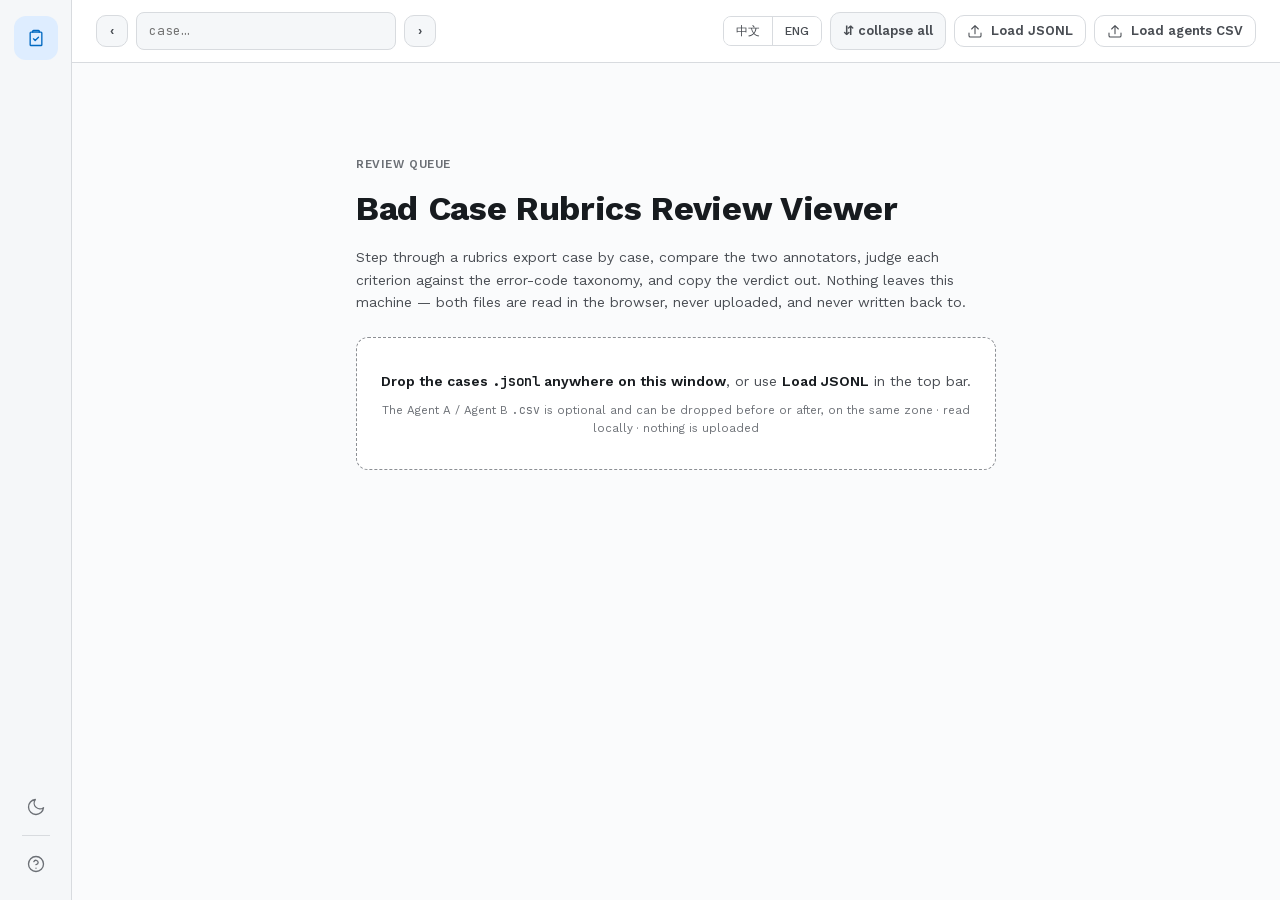
<file: index.html>
<!DOCTYPE html>
<html lang="en">
<head>
<meta charset="utf-8" />
<meta name="viewport" content="width=device-width, initial-scale=1" />
<title>Bad Case Rubrics Review Viewer</title>

<!-- Applies the saved theme before first paint. prefers-color-scheme is never read:
     the toggle is the sole theme driver (spec, Theming). -->
<script>
  try {
    var ui = JSON.parse(localStorage.getItem('brv2:ui') || '{}');
    if (ui.theme === 'dark') document.documentElement.setAttribute('data-theme', 'dark');
  } catch (e) { /* first run, or storage blocked */ }
</script>

<link rel="stylesheet" href="vendor/katex/katex.min.css" />
<link rel="stylesheet" href="vendor/highlight/github.min.css" id="hljs-light" />
<link rel="stylesheet" href="vendor/highlight/github-dark.min.css" id="hljs-dark" disabled />

<link rel="stylesheet" href="styles/tokens.css" />
<link rel="stylesheet" href="styles/app.css" />
</head>

<body>
<div class="app">

<!-- Standard 72px chrome (uiux reference §4, "Sidebar rail"). No sibling tools
     to link to, so the top group is the identity mark rather than navigation;
     the bottom group carries the theme toggle and help. -->
<nav class="rail" aria-label="Tool">
  <div class="rail-group">
    <span class="rail-mark" aria-hidden="true">
      <svg width="20" height="20" viewBox="0 0 24 24" fill="none" stroke="currentColor"
           stroke-width="1.6" stroke-linecap="round" stroke-linejoin="round">
        <path d="M9 3h6a1 1 0 0 1 1 1v1H8V4a1 1 0 0 1 1-1Z"/>
        <path d="M8 5H6a1 1 0 0 0-1 1v14a1 1 0 0 0 1 1h12a1 1 0 0 0 1-1V6a1 1 0 0 0-1-1h-2"/>
        <path d="m9 13 2 2 4-4"/>
      </svg>
    </span>
  </div>

  <div class="rail-group">
    <button type="button" class="rail-btn" id="themeToggle" aria-label="Toggle light or dark theme">
      <svg class="icon-moon" width="20" height="20" viewBox="0 0 24 24" fill="none" stroke="currentColor"
           stroke-width="1.6" stroke-linecap="round" stroke-linejoin="round" aria-hidden="true">
        <path d="M21 12.8A9 9 0 1 1 11.2 3a7 7 0 0 0 9.8 9.8Z"/>
      </svg>
      <svg class="icon-sun" width="20" height="20" viewBox="0 0 24 24" fill="none" stroke="currentColor"
           stroke-width="1.6" stroke-linecap="round" stroke-linejoin="round" aria-hidden="true">
        <circle cx="12" cy="12" r="4"/>
        <path d="M12 2v2M12 20v2M4.9 4.9l1.4 1.4M17.7 17.7l1.4 1.4M2 12h2M20 12h2M4.9 19.1l1.4-1.4M17.7 6.3l1.4-1.4"/>
      </svg>
    </button>
    <div class="rail-sep"></div>
    <button type="button" class="rail-btn" id="helpBtn" aria-label="Keyboard shortcuts and help">
      <svg width="20" height="20" viewBox="0 0 24 24" fill="none" stroke="currentColor"
           stroke-width="1.6" stroke-linecap="round" stroke-linejoin="round" aria-hidden="true">
        <circle cx="12" cy="12" r="9"/>
        <path d="M9.4 9.2a2.7 2.7 0 0 1 5.2.9c0 1.8-2.6 2.7-2.6 2.7"/>
        <path d="M12 17h.01"/>
      </svg>
    </button>
  </div>
</nav>

<div id="app">

  <header class="topbar">
    <div class="nav-group">
      <button type="button" class="btn btn-icon" id="prevCase" aria-label="Previous case" title="Previous case (Alt+←)">‹</button>
      <div class="combobox">
        <label class="sr-only" for="caseSearch">Search cases by label or line number</label>
        <input type="text" id="caseSearch" role="combobox" autocomplete="off" spellcheck="false"
               aria-expanded="false" aria-controls="caseList" aria-autocomplete="list"
               placeholder="case…" disabled />
        <span class="count" id="caseCount"></span>
        <ul id="caseList" role="listbox" aria-label="Cases" hidden></ul>
      </div>
      <button type="button" class="btn btn-icon" id="nextCase" aria-label="Next case" title="Next case (Alt+→)">›</button>
    </div>

    <div class="tools">
      <span class="filename" id="fileMeta"></span>
      <div class="seg" role="group" aria-label="Set language for all panels">
        <button type="button" id="globalZh" aria-pressed="false">中文</button>
        <button type="button" id="globalEn" aria-pressed="false">ENG</button>
      </div>
      <button type="button" class="btn" id="collapseAll" aria-label="Collapse or expand all panels">⇵ collapse all</button>
      <!-- Two labelled file inputs, always visible. The drop zone routes by
           extension; these are the keyboard-reachable equivalent. -->
      <label class="filebtn">
        <svg width="16" height="16" viewBox="0 0 24 24" fill="none" stroke="currentColor"
             stroke-width="1.6" stroke-linecap="round" stroke-linejoin="round" aria-hidden="true">
          <path d="M21 15v4a2 2 0 0 1-2 2H5a2 2 0 0 1-2-2v-4"/>
          <path d="M7 9l5-5 5 5M12 4v12"/>
        </svg>
        <span>Load JSONL</span>
        <input type="file" id="casesInput" accept=".jsonl,.json,application/json" aria-label="Choose the cases JSONL file" />
      </label>
      <label class="filebtn">
        <svg width="16" height="16" viewBox="0 0 24 24" fill="none" stroke="currentColor"
             stroke-width="1.6" stroke-linecap="round" stroke-linejoin="round" aria-hidden="true">
          <path d="M21 15v4a2 2 0 0 1-2 2H5a2 2 0 0 1-2-2v-4"/>
          <path d="M7 9l5-5 5 5M12 4v12"/>
        </svg>
        <span>Load agents CSV</span>
        <input type="file" id="agentsInput" accept=".csv,text/csv" aria-label="Choose the Agent A / Agent B CSV file" />
      </label>
    </div>
  </header>

  <!-- Only ever shown when something failed to parse or match, so it is an error
       banner. The glyph is markup rather than a character in the title string, so
       the tint is never the only signal (uiux reference §5, "Color as signal"). -->
  <div class="report" id="loadReport" role="alert" hidden>
    <svg class="glyph" width="16" height="16" viewBox="0 0 24 24" fill="none" stroke="currentColor"
         stroke-width="1.6" stroke-linecap="round" stroke-linejoin="round" aria-hidden="true">
      <path d="M10.3 3.9 1.8 18a2 2 0 0 0 1.7 3h17a2 2 0 0 0 1.7-3L13.7 3.9a2 2 0 0 0-3.4 0Z"/>
      <path d="M12 9v4M12 17h.01"/>
    </svg>
    <div class="body">
      <h3 id="loadReportTitle"></h3>
      <ul id="loadReportList"></ul>
    </div>
    <button type="button" class="btn" id="dismissReport">Dismiss</button>
  </div>

  <section class="headerstrip" id="headerStrip" hidden aria-label="Case metadata"></section>

  <section class="pinned" id="pinnedWrap" hidden aria-label="Prompt under review">
    <div id="pinnedPrompt"></div>
    <div class="grip" id="promptGrip" role="separator" aria-label="Resize the prompt panel"
         tabindex="0" aria-orientation="horizontal"></div>
  </section>

  <main id="scrollArea">
    <div class="empty" id="emptyState">
      <p class="eyebrow">Review queue</p>
      <h1>Bad Case Rubrics Review Viewer</h1>
      <p>Step through a rubrics export case by case, compare the two annotators, judge each criterion
         against the error-code taxonomy, and copy the verdict out. Nothing leaves this machine —
         both files are read in the browser, never uploaded, and never written back to.</p>
      <div class="dropzone">
        <p><strong>Drop the cases <code>.jsonl</code> anywhere on this window</strong>, or use
           <strong>Load JSONL</strong> in the top bar.</p>
        <span class="dropzone-hint">The Agent A / Agent B <code>.csv</code> is optional and can be
          dropped before or after, on the same zone · read locally · nothing is uploaded</span>
      </div>
    </div>

    <div id="caseBody" hidden>
      <div id="panels"></div>
      <div class="agents" id="agentPanes"></div>
      <div id="rubricsWrap"></div>

      <div class="final">
        <h2>Final</h2>

        <div class="scopebox">
          <div class="row">
            <span class="cl-title">Case-level error codes</span>
            <span class="ro-note">judged against the prompt and history · not levelled at any criterion</span>
          </div>
          <button type="button" class="codebtn" id="caseCodeBtn"
                  aria-haspopup="true" aria-expanded="false"></button>
          <div id="caseCodeLines"></div>
        </div>

        <div class="scopebox">
          <div class="row">
            <span class="cl-title">Whole-rubrics error codes</span>
            <span class="ro-note">judged against the rubric set as a whole · independent of the per-criterion codes</span>
          </div>
          <button type="button" class="codebtn" id="setCodeBtn"
                  aria-haspopup="true" aria-expanded="false"></button>
          <div id="setCodeLines"></div>
        </div>

        <div class="outfield">
          <div class="row">
            <label id="lblCodes">Final Error Codes</label>
            <span class="ro-note">generated from all three scopes · read-only</span>
            <span class="spacer"></span>
            <span class="copy-ok" id="okCodes" role="status"></span>
            <button type="button" class="btn btn-primary" id="copyCodes">copy</button>
          </div>
          <pre class="outbox" id="outCodes" tabindex="0" aria-labelledby="lblCodes"></pre>
        </div>

        <div class="outfield">
          <div class="row">
            <label id="lblRemarks">Final Remarks</label>
            <span class="ro-note">generated from all three scopes · read-only</span>
            <span class="spacer"></span>
            <span class="copy-ok" id="okRemarks" role="status"></span>
            <button type="button" class="btn btn-primary" id="copyRemarks">copy</button>
          </div>
          <pre class="outbox" id="outRemarks" tabindex="0" aria-labelledby="lblRemarks"></pre>
        </div>

        <div class="outfield">
          <div class="row">
            <label for="generalRemarks">general remarks</label>
            <span class="ro-note">free text · copied separately</span>
            <span class="spacer"></span>
            <span class="copy-ok" id="okGeneral" role="status"></span>
            <button type="button" class="btn btn-primary" id="copyGeneral">copy</button>
          </div>
          <textarea id="generalRemarks" placeholder="Notes that belong to the case rather than a single criterion."></textarea>
        </div>

        <div class="resets">
          <button type="button" class="btn btn-danger" id="clearCase">Clear this case</button>
          <span class="ro-note">Wipes this case's codes in all three scopes, its issues text and general remarks. Not undoable.</span>
        </div>
      </div>

      <!-- Deliberately AFTER the Final box: you judge from the response and the
           rubrics, and consult the pipeline's reasoning when you disagree. -->
      <section class="analysis" id="badcaseAnalysis" aria-label="Badcase Analysis">
        <h2>Badcase Analysis</h2>
        <div id="step1Wrap"></div>
        <div id="judgeWrap"></div>
      </section>

      <div class="dangerzone">
        <button type="button" class="btn" id="clearV1">Clear v1 data…</button>
        <button type="button" class="btn" id="clearAll">Clear all review data…</button>
      </div>
    </div>
  </main>

  <div id="dropOverlay" hidden>Drop a <code>.jsonl</code> (cases) or a <code>.csv</code> (Agent A / B)</div>
</div>

</div><!-- /.app -->

<dialog id="confirmDialog">
  <h2 id="confirmTitle"></h2>
  <p id="confirmBody"></p>
  <div class="actions">
    <button type="button" class="btn" id="confirmNo">Cancel</button>
    <button type="button" class="btn btn-danger" id="confirmYes">Confirm</button>
  </div>
</dialog>

<dialog id="helpDialog">
  <h2>Keyboard shortcuts</h2>
  <dl>
    <dt>Alt + ←</dt><dd>Previous case</dd>
    <dt>Alt + →</dt><dd>Next case</dd>
    <dt>⌘ / Ctrl + K</dt><dd>Jump to the case search</dd>
    <dt>Esc</dt><dd>Close this sheet, the error-code picker, or the case list</dd>
    <dt>Tab</dt><dd>Move through every control in reading order</dd>
  </dl>
  <p>Review state is stored per case and keyed by <code>enc_chat_id</code>, so it survives switching
     cases, reloading the page, and the Agent A / B CSV being absent, replaced or re-exported.
     Neither input file is ever written to.</p>
  <p class="version">v2.1.0</p>
  <div class="actions">
    <button type="button" class="btn btn-primary" id="helpClose">Close</button>
  </div>
</dialog>

<script src="vendor/papaparse/papaparse.min.js"></script>
<script src="vendor/marked/marked.min.js"></script>
<script src="vendor/highlight/highlight.min.js"></script>
<script src="vendor/katex/katex.min.js"></script>
<script src="vendor/katex/auto-render.min.js"></script>

<script>
(function () {
'use strict';

/* ══════════════════════════════════════════════════════════════════════════
   §1 CONSTANTS
   The only place taxonomy, column names and thresholds are written down.
   ══════════════════════════════════════════════════════════════════════════ */

var VERSION = '2.1.0';

/* Canonical order. Governs the menu order in the ALL and R<n> scopes, and —
   after the four Prompt: codes — the output ordering of both generated cells.
   Every code applies to every criterion; there is no positional gate. */
var ERROR_CODES = [
  'P0 Inauthenticity / Fabrication / False Capability',
  'P0 Unmet Demands / Missing Critical Element',
  'P0 Severely Irrelevant Rubric Points',
  'P0 Non-Binary / Vague Subjective Criteria',
  'P0 Missing Language Requirement',
  'P0 Unreasonable Rubric Weightage',
  'P0 Others',
  'P1 Mildly Irrelevant Rubric Points',
  'P1 Rubric is Not Self-Contained',
  'P1 Rubrics Lack Atomicity',
  'P1 Rubrics Redundancy (Fluff / Bonus Bloat)',
  'P1 Rubrics Redundancy (Overly Atomized)',
  'P1 Homogenous / Undifferentiated Weightage',
  'P1 Others',
  'P2 Rubrics Lack Prompt Specificity',
  'P2 Repetitive / Overlapping / Contradictory',
  'P2 Rubrics not in Chinese',
  'P2 Others'
];

/* Case scope only. The four `Prompt:` codes judge the prompt and history, not a
   criterion, so they never appear in the ALL or R<n> pickers.
   `P0 Missing Language Requirement` is deliberately in BOTH lists — it is
   selectable in all three scopes and collapses to one output group. */
var CASE_LEVEL_CODES = [
  'Prompt: Time Sensitive',
  'Prompt: Vague',
  'Prompt/History: Contains Image',
  'Prompt/History: Missing Context',
  'P0 Missing Language Requirement'
];

/* The four codes that lead the sort, in the order listed above. */
var PROMPT_CODES = CASE_LEVEL_CODES.filter(function (c) { return ERROR_CODES.indexOf(c) === -1; });

/* One sort rule, applied to both generated cells: the Prompt: block, then the
   eighteen in canonical order. Scope never affects sort position. */
var SORT_ORDER = PROMPT_CODES.concat(ERROR_CODES);
var CODE_ORDER = {};
SORT_ORDER.forEach(function (c, i) { CODE_ORDER[c] = i; });

/* The two non-row scopes stand where a row index stands, so one picker, one
   state shape and one re-render path serve all three. */
var CASE_TARGET = 'case';
var SET_TARGET = 'set';

/* Whole-object `_translated` siblings at the top level. Six keys, one rule —
   no hand-maintained map, because the convention is regular. */
var TRANSLATABLE = [
  'user_prompt',
  'model_response',
  'messages',
  'badcase_judge_reasons',
  'step1_precision_screening',
  'step3_rubrics_generation'
];

/* Agent CSV columns. Matched case-insensitively and whitespace-normalized, so
   written lowercase here. Every other column is ignored silently. */
var COL = {
  encChatId:     'enc_chat_id',
  caseId:        'case id',
  agentACodes:   'error codes agent a',
  agentARemarks: 'remarks agent a',
  agentBCodes:   'error codes agent b',
  agentBRemarks: 'remarks agent b'
};

/* Derived from `weight` alone. `importance` is an unrelated metric and is never
   compared against this (specifications.md, Rubric objects). */
var WEIGHT_BANDS = [
  { test: function (w) { return w < 0; },             label: 'pitfall' },
  { test: function (w) { return w >= 1 && w <= 4; },  label: 'minor' },
  { test: function (w) { return w >= 5 && w <= 8; },  label: 'important' },
  { test: function (w) { return w >= 9 && w <= 10; }, label: 'critical' }
];

var LS = {
  casesName:  'brv2:casesName',
  agentsName: 'brv2:agentsName',
  ui:         'brv2:ui',
  casePfx:    'brv2:case:',
  v1Pfx:      'brv:'            /* not read, not migrated — only cleared on request */
};

/* Panels that carry a language toggle and a persisted collapse state. The
   pinned prompt and the rubrics table are listed separately because they are
   not built by renderPanels(). */
var PANELS = [
  { id: 'model_response', title: 'model_response', lang: true, raw: true },
  { id: 'conversation',   title: 'conversation',   lang: true, raw: true }
];
var ALL_PANEL_IDS = ['user_prompt', 'model_response', 'conversation', 'step1_analysis', 'judge_reasons'];
var LANG_TARGETS = ALL_PANEL_IDS.concat(['rubrics']);

/* Nine columns; `imp` and `src` are revealed together by one toggle. Widths are
   stored per column NAME, so a hidden column keeps its width, and the visible
   subset is normalized to 100% at render. */
var RUBRIC_COLS = [
  { key: 'num',    label: '#',                  w: 4,  extra: false },
  { key: 'req',    label: 'requirement',        w: 28, extra: false },
  { key: 'imp',    label: 'importance',         w: 8,  extra: true  },
  { key: 'dim',    label: 'dimension',          w: 11, extra: false },
  { key: 'weight', label: 'weight',             w: 10, extra: false },
  { key: 'meets',  label: 'bad_response_meets', w: 9,  extra: false },
  { key: 'src',    label: 'source',             w: 10, extra: true  },
  { key: 'code',   label: 'error code',         w: 19, extra: false },
  { key: 'issues', label: 'issues to fix',      w: 19, extra: false }
];
var MIN_COL = 5;         /* normalized % */
var CLAMP_LINES = 12;    /* message body clamp; the problem turn is exempt */


/* ══════════════════════════════════════════════════════════════════════════
   §2 STORAGE
   ══════════════════════════════════════════════════════════════════════════ */

function lsGet(key, fallback) {
  try {
    var v = localStorage.getItem(key);
    return v === null ? fallback : JSON.parse(v);
  } catch (e) { return fallback; }
}
function lsSet(key, value) {
  try { localStorage.setItem(key, JSON.stringify(value)); } catch (e) { /* quota / private mode */ }
}
function lsDel(key) { try { localStorage.removeItem(key); } catch (e) {} }

function debounce(fn, ms) {
  var t = null;
  return function () {
    var args = arguments, self = this;
    clearTimeout(t);
    t = setTimeout(function () { fn.apply(self, args); }, ms);
  };
}

var ui = Object.assign({
  panelLangs: {},      // panelId -> 'zh' | 'en'   (defaults to 'en')
  panelCollapsed: {},  // panelId -> bool          (global across cases)
  promptHeight: null,  // px
  colWidths: null,     // { colKey: % }
  extraColumns: false,
  theme: 'light'
}, lsGet(LS.ui, {}));

/* The conversation is the largest thing on the page and sits above the work
   surface, so it seeds to collapsed — once, not on every load. */
['conversation', 'step1_analysis'].forEach(function (id) {
  if (ui.panelCollapsed[id] === undefined) ui.panelCollapsed[id] = true;
});

var saveUI = debounce(function () { lsSet(LS.ui, ui); }, 200);

function reviewKey(caseKey) { return LS.casePfx + caseKey; }

function loadReview(caseKey) {
  var r = lsGet(reviewKey(caseKey), null);
  if (!r || typeof r !== 'object') r = {};
  if (!r.rows || typeof r.rows !== 'object' || Array.isArray(r.rows)) r.rows = {};
  if (typeof r.remarks !== 'string') r.remarks = '';
  normalizeCodeSet(r, CASE_TARGET);
  normalizeCodeSet(r, SET_TARGET);
  return r;
}

var saveReviewNow = function (caseKey, rev) {
  // Drop empty rows so cleared work doesn't linger in storage.
  var rows = {};
  Object.keys(rev.rows).forEach(function (k) {
    var r = rev.rows[k];
    if (r && r.codes && r.codes.length) rows[k] = r;   // no codes → no text to keep
  });
  var cs = normalizeCodeSet(rev, CASE_TARGET);
  var st = normalizeCodeSet(rev, SET_TARGET);
  if (!Object.keys(rows).length && !rev.remarks && !cs.codes.length && !st.codes.length) {
    lsDel(reviewKey(caseKey));
  } else {
    lsSet(reviewKey(caseKey), { rows: rows, set: st, case: cs, remarks: rev.remarks });
  }
};
var saveReview = debounce(saveReviewNow, 250);

function keysWithPrefix(prefix) {
  var out = [];
  try {
    for (var i = 0; i < localStorage.length; i++) {
      var k = localStorage.key(i);
      if (k && k.indexOf(prefix) === 0) out.push(k);
    }
  } catch (e) {}
  return out;
}
function allReviewKeys() { return keysWithPrefix(LS.casePfx); }
/* v1 wrote `brv:` keyed by `case id`. Those entries are not read and not
   migrated; this only exists so the space can be reclaimed on request. */
function allV1Keys() {
  return keysWithPrefix(LS.v1Pfx).filter(function (k) { return k.indexOf(LS.casePfx) !== 0; });
}


/* ══════════════════════════════════════════════════════════════════════════
   §3 INGEST
   The only section that knows real field and column names. Everything
   downstream consumes the normalized `Case` and nothing else.
   ══════════════════════════════════════════════════════════════════════════ */

function normKey(s) { return String(s == null ? '' : s).trim().toLowerCase().replace(/\s+/g, ' '); }

function str(v) { return v == null ? '' : String(v); }

/* "Present" means it would actually render. An empty string, an empty array and
   an empty object all count as missing, so a stub `_translated` key falls back
   to the original rather than blanking the panel. */
function isPresent(v) {
  if (v === undefined || v === null) return false;
  if (typeof v === 'string') return v.trim() !== '';
  if (Array.isArray(v)) return v.length > 0;
  if (typeof v === 'object') return Object.keys(v).length > 0;
  return true;
}

function bandFor(w) {
  if (!Number.isFinite(w)) return null;
  for (var i = 0; i < WEIGHT_BANDS.length; i++) {
    if (WEIGHT_BANDS[i].test(w)) return WEIGHT_BANDS[i].label;
  }
  return null; // out of every band → bare number, no label
}

function msgText(m) {
  if (!m || !m.content) return '';
  var c = m.content;
  // The schema says one object, never an array. An array is still readable, and
  // guessing wrong here would blank a message body.
  if (Array.isArray(c)) return c.map(function (p) { return str(p && p.text); }).join('\n\n');
  return str(c.text);
}

/* Turns come from ROLE ORDER, one pass over messages[] in file order. A turn is
   a user/assistant pair; `system` messages buffer and fold into the next turn
   opened. A user message arriving when the turn already holds an assistant is a
   role regression, which closes that turn and opens the next.
   message_id plays no part: real files repeat it on non-adjacent messages, and
   grouping by it folded a later message back into an earlier turn and swallowed
   the final turn. No regex over prose, ever. */
function buildConversation(messages) {
  var turns = [];              // turn N is turns[N-1]
  var pendingSystems = [];     // buffered, join the NEXT turn opened
  var current = null;
  var noIdCount = 0;
  /* Ordinal within (message_id, role), fixed at ingest so it does not depend on
     render order. It is what addresses messages_translated when a turn holds
     several messages of the same role. */
  var ordinals = {};
  function entryFor(m, i, role) {
    var ok = str(m.message_id) + '|' + role;
    var n = ordinals[ok] || 0;
    ordinals[ok] = n + 1;
    return { msg: m, index: i, role: role, ordinal: n };
  }
  function openTurn() {
    current = { number: turns.length + 1, systems: pendingSystems, user: [], assistant: [] };
    pendingSystems = [];
    turns.push(current);
  }

  (messages || []).forEach(function (m, i) {
    if (!m || typeof m !== 'object') return;
    var role = str(m.role);
    if (role !== 'system' && role !== 'assistant') role = 'user';
    if (m.message_id == null || String(m.message_id) === '') noIdCount++;

    if (role === 'system') { pendingSystems.push(entryFor(m, i, role)); return; }

    if (role === 'user' && current && current.assistant.length) {
      current = null;                       // role regression closes the turn
    }
    if (!current) openTurn();
    (role === 'assistant' ? current.assistant : current.user).push(entryFor(m, i, role));
  });

  // Trailing systems with nothing after them still get a turn of their own.
  if (pendingSystems.length) openTurn();

  return { turns: turns, noIdCount: noIdCount };
}

/* messages_translated[] is matched by message_id + role, then by ordinal within
   that pair — a turn's two messages share the id, so the id alone is not a key.
   A miss falls back per message with a badge, never silently. */
function indexTranslatedMessages(list) {
  if (!Array.isArray(list) || !list.length) return null;
  var byKey = {}, anyMissingId = false;
  list.forEach(function (m) {
    if (!m || typeof m !== 'object') return;
    var id = m.message_id;
    if (id == null || String(id) === '') { anyMissingId = true; return; }
    var k = String(id) + '|' + str(m.role);
    (byKey[k] || (byKey[k] = [])).push(msgText(m));
  });
  return { byKey: byKey, list: list, anyMissingId: anyMissingId };
}

function buildRubrics(step3) {
  var arr = (step3 && Array.isArray(step3.rubrics)) ? step3.rubrics : [];
  return arr.map(function (s) {
    s = s || {};
    var w = Number(s.weight);
    return {
      requirement: str(s.requirement),
      importance: str(s.importance),
      dimension: str(s.dimension),
      weight: Number.isFinite(w) ? w : null,
      band: bandFor(w),
      badResponseMeets: s.bad_response_meets,
      source: Array.isArray(s.source) ? s.source.map(str) : (isPresent(s.source) ? [str(s.source)] : [])
    };
  });
}

/* One JSONL line → one case. A line that will not parse still becomes a case:
   selectable, labelled by line number, showing the raw text and an inline
   error. It is never silently dropped. */
function buildCase(line, lineNumber, issues) {
  var obj = null, parseError = null;
  try {
    obj = JSON.parse(line);
    if (!obj || typeof obj !== 'object' || Array.isArray(obj)) {
      throw new Error('line is not a JSON object');
    }
  } catch (e) {
    parseError = e.message;
    issues.push('line ' + lineNumber + ' — ' + e.message + ', case unavailable');
    return {
      lineNumber: lineNumber, raw: null, rawLine: line, parseError: parseError,
      encChatId: '', key: 'line:' + lineNumber, langCode: '', problemTurnIndex: null,
      conversation: { turns: [], noIdCount: 0 }, trMsg: null,
      rubrics: [], rubricsTr: [], hasTr: false, agent: null
    };
  }

  var encChatId = str(obj[COL.encChatId]).trim();
  if (!encChatId) {
    issues.push('line ' + lineNumber + ' — no enc_chat_id, cannot match Agent A/B');
  }

  var pti = Number(obj.problem_turn_index);
  var conv = buildConversation(obj.messages);

  if (Number.isFinite(pti) && !conv.turns[pti - 1]) {
    // Never guess-attach: a confident link to the wrong turn is worse than none.
    issues.push('line ' + lineNumber + ' — problem_turn_index ' + pti +
                ' resolves to no turn (' + conv.turns.length + ' turns), marker not rendered');
  }

  var trMsg = indexTranslatedMessages(obj.messages_translated);
  if (trMsg) {
    if (trMsg.anyMissingId) {
      issues.push('line ' + lineNumber + ' — some messages_translated entries have no message_id, ' +
                  'those messages fall back to the original');
    }
    if (Array.isArray(obj.messages) && obj.messages.length !== trMsg.list.length) {
      issues.push('line ' + lineNumber + ' — messages_translated has ' + trMsg.list.length +
                  ' entries against ' + obj.messages.length + ', matched by message_id');
    }
    /* A missing message_id costs nothing structurally — the message still joins
       its turn by role. Only its translation lookup degrades to positional. */
    if (conv.noIdCount) {
      issues.push('line ' + lineNumber + ' — ' + conv.noIdCount + ' message(s) have no message_id, ' +
                  'their translations fall back to positional matching');
    }
  }

  var hasTr = TRANSLATABLE.some(function (k) { return isPresent(obj[k + '_translated']); });

  return {
    lineNumber: lineNumber,
    raw: obj,
    rawLine: line,
    parseError: null,
    encChatId: encChatId,
    key: encChatId || ('line:' + lineNumber),
    langCode: str(obj.prompt_msg_lang_code),
    problemTurnIndex: Number.isFinite(pti) ? pti : null,
    conversation: conv,
    trMsg: trMsg,
    rubrics: buildRubrics(obj.step3_rubrics_generation),
    rubricsTr: buildRubrics(obj.step3_rubrics_generation_translated),
    hasTr: hasTr,
    agent: null            // filled by joinAgents()
  };
}

/* The resolver, applied at the TOP LEVEL only:
     lang === 'en' ? obj[k + '_translated'] ?? obj[k] : obj[k]
   plus the spec's fallback rule — a missing or empty translation falls back to
   the original and reports it, so the caller can badge the panel. */
function resolve(c, key, lang) {
  var o = c.raw || {};
  if (lang !== 'en' || !fileHasTranslations) return { value: o[key], fellBack: false };
  var t = o[key + '_translated'];
  if (isPresent(t)) return { value: t, fellBack: false };
  return { value: o[key], fellBack: isPresent(o[key]) };
}


/* ══════════════════════════════════════════════════════════════════════════
   §4 TEXT RENDER
   ══════════════════════════════════════════════════════════════════════════ */

marked.setOptions({
  gfm: true,
  breaks: false,
  headerIds: false,
  mangle: false,
  highlight: function (code, lang) {
    try {
      if (lang && hljs.getLanguage(lang)) return hljs.highlight(code, { language: lang }).value;
      return hljs.highlightAuto(code).value;
    } catch (e) { return null; }
  }
});

var KATEX_DELIMS = [
  { left: '$$',  right: '$$',  display: true },
  { left: '\\[', right: '\\]', display: true },
  { left: '\\(', right: '\\)', display: false },
  { left: '$',   right: '$',   display: false }
];

function escapeHtml(s) {
  return String(s == null ? '' : s)
    .replace(/&/g, '&amp;').replace(/</g, '&lt;').replace(/>/g, '&gt;')
    .replace(/"/g, '&quot;').replace(/'/g, '&#39;');
}

/* Single entry point. A render failure never blanks a panel: the caller keeps
   whatever was there and shows an inline error. KaTeX runs with
   throwOnError:false so one malformed formula renders red inline. */
function renderMarkdown(el, text) {
  try {
    el.innerHTML = marked.parse(String(text == null ? '' : text));
  } catch (e) {
    el.innerHTML = '<div class="inline-error">Markdown render failed: ' + escapeHtml(e.message) + '</div>' +
                   '<pre class="raw">' + escapeHtml(text) + '</pre>';
    return;
  }
  try {
    renderMathInElement(el, { delimiters: KATEX_DELIMS, throwOnError: false });
  } catch (e) { /* auto-render itself failed; the Markdown stands */ }
}


/* ══════════════════════════════════════════════════════════════════════════
   STATE
   Data is frozen after buildCase. Review edits go to the review tier keyed by
   enc_chat_id + scope, never onto a rubric object.
   ══════════════════════════════════════════════════════════════════════════ */

var cases = [];
var agentsByChatId = {};        // enc_chat_id -> { caseId, codes/remarks per agent }
var agentsFileName = '';
var casesFileName = '';
var fileHasTranslations = false;
var loadIssues = [];
var currentIndex = -1;
var currentCase = null;

function emptyReview() {
  return { rows: {}, set: { codes: [], issues: {} }, case: { codes: [], issues: {} }, remarks: '' };
}

var review = emptyReview();
var rawFlags = {};        // panelId -> bool. Session only.
var expandedMsgs = {};    // message key -> bool. Session only.

var $ = function (sel) { return document.querySelector(sel); };
var el = {
  prev: $('#prevCase'), next: $('#nextCase'),
  search: $('#caseSearch'), count: $('#caseCount'), list: $('#caseList'),
  casesInput: $('#casesInput'), agentsInput: $('#agentsInput'), fileMeta: $('#fileMeta'),
  globalZh: $('#globalZh'), globalEn: $('#globalEn'),
  collapseAll: $('#collapseAll'), theme: $('#themeToggle'),
  report: $('#loadReport'), reportTitle: $('#loadReportTitle'),
  reportList: $('#loadReportList'), dismissReport: $('#dismissReport'),
  headerStrip: $('#headerStrip'), pinnedWrap: $('#pinnedWrap'),
  pinnedPrompt: $('#pinnedPrompt'), grip: $('#promptGrip'),
  empty: $('#emptyState'), caseBody: $('#caseBody'),
  panels: $('#panels'), agents: $('#agentPanes'), rubricsWrap: $('#rubricsWrap'),
  step1: $('#step1Wrap'), judge: $('#judgeWrap'),
  outCodes: $('#outCodes'), outRemarks: $('#outRemarks'),
  copyCodes: $('#copyCodes'), copyRemarks: $('#copyRemarks'), copyGeneral: $('#copyGeneral'),
  okCodes: $('#okCodes'), okRemarks: $('#okRemarks'), okGeneral: $('#okGeneral'),
  general: $('#generalRemarks'),
  caseCodeBtn: $('#caseCodeBtn'), caseCodeLines: $('#caseCodeLines'),
  setCodeBtn: $('#setCodeBtn'), setCodeLines: $('#setCodeLines'),
  clearCase: $('#clearCase'), clearAll: $('#clearAll'), clearV1: $('#clearV1'),
  scroll: $('#scrollArea'), dropOverlay: $('#dropOverlay'),
  dialog: $('#confirmDialog'), dlgTitle: $('#confirmTitle'), dlgBody: $('#confirmBody'),
  dlgYes: $('#confirmYes'), dlgNo: $('#confirmNo'),
  help: $('#helpBtn'), helpDialog: $('#helpDialog'), helpClose: $('#helpClose')
};

function panelLang(id) { return ui.panelLangs[id] === 'zh' ? 'zh' : 'en'; }  // ENG on first load
function isCollapsed(id) { return !!ui.panelCollapsed[id]; }

function normalizeCodeSet(owner, key) {
  var r = owner[key];
  if (!r || typeof r !== 'object' || Array.isArray(r)) { r = owner[key] = { codes: [], issues: {} }; }
  if (!Array.isArray(r.codes)) r.codes = [];
  if (!r.issues || typeof r.issues !== 'object' || Array.isArray(r.issues)) r.issues = {};
  return r;
}

/* `case`, `set` and each member of `rows` have exactly the same shape, the same
   rules and the same normalization, so one accessor serves all three scopes. */
function targetState(target) {
  if (target === CASE_TARGET) return normalizeCodeSet(review, CASE_TARGET);
  if (target === SET_TARGET) return normalizeCodeSet(review, SET_TARGET);
  return normalizeCodeSet(review.rows, target);
}

/* The case scope gets its own five-code list; the other two share the eighteen. */
function targetCodes(target) { return target === CASE_TARGET ? CASE_LEVEL_CODES : ERROR_CODES; }

function targetLabel(target) {
  return target === CASE_TARGET ? 'the case'
       : target === SET_TARGET ? 'the whole rubric set'
       : 'rubric R' + (target + 1);
}

/* The output label for a scope: `CASE:` / `ALL:` / `R<n>:`. */
function scopePrefix(target) {
  return target === CASE_TARGET ? 'CASE'
       : target === SET_TARGET ? 'ALL'
       : 'R' + (target + 1);
}

/* Text lives only under a currently-selected code. Called after every change to
   `codes` so a deselected code's text cannot survive as invisible orphan text. */
function pruneIssues(st) {
  Object.keys(st.issues).forEach(function (code) {
    if (st.codes.indexOf(code) === -1) delete st.issues[code];
  });
}


/* ══════════════════════════════════════════════════════════════════════════
   §5 PANELS
   ══════════════════════════════════════════════════════════════════════════ */

function makePanel(spec, opts) {
  opts = opts || {};
  var panel = document.createElement('section');
  panel.className = 'panel' + (isCollapsed(spec.id) ? ' collapsed' : '');
  panel.dataset.panel = spec.id;

  var head = document.createElement('header');

  var titleBtn = document.createElement('button');
  titleBtn.type = 'button';
  titleBtn.className = 'title';
  titleBtn.textContent = spec.title;
  titleBtn.setAttribute('aria-expanded', String(!isCollapsed(spec.id)));
  titleBtn.addEventListener('click', function () { toggleCollapse(spec.id); });
  head.appendChild(titleBtn);

  if (opts.badge) {
    var badge = document.createElement('span');
    badge.className = 'badge-fallback';
    badge.textContent = opts.badge;
    if (opts.badgeTitle) badge.title = opts.badgeTitle;
    head.appendChild(badge);
  }

  var spacer = document.createElement('span');
  spacer.className = 'spacer';
  head.appendChild(spacer);

  if (spec.lang) head.appendChild(langSeg(spec.id, spec.title));

  if (spec.raw) {
    var rawSeg = document.createElement('div');
    rawSeg.className = 'seg';
    var rb = document.createElement('button');
    rb.type = 'button';
    rb.textContent = 'raw';
    rb.title = 'Show the unrendered source';
    rb.setAttribute('aria-pressed', String(!!rawFlags[spec.id]));
    rb.addEventListener('click', function () {
      rawFlags[spec.id] = !rawFlags[spec.id];
      renderCase();
    });
    rawSeg.appendChild(rb);
    head.appendChild(rawSeg);
  }

  var collapseBtn = document.createElement('button');
  collapseBtn.type = 'button';
  collapseBtn.className = 'btn btn-icon';
  collapseBtn.setAttribute('aria-label', (isCollapsed(spec.id) ? 'Expand ' : 'Collapse ') + spec.title);
  collapseBtn.textContent = isCollapsed(spec.id) ? '▸' : '▾';
  collapseBtn.addEventListener('click', function () { toggleCollapse(spec.id); });
  head.appendChild(collapseBtn);

  panel.appendChild(head);

  var body = document.createElement('div');
  body.className = 'body';
  panel.appendChild(body);
  panel.__body = body;
  return panel;
}

/* Mixed language states across panels are allowed and deliberate — a Chinese
   prompt beside an English criterion is how `Rubrics not in Chinese` is judged. */
function langSeg(id, title) {
  var seg = document.createElement('div');
  seg.className = 'seg';
  seg.setAttribute('role', 'group');
  seg.setAttribute('aria-label', 'Language for ' + title);
  [['zh', '中文'], ['en', 'ENG']].forEach(function (pair) {
    var b = document.createElement('button');
    b.type = 'button';
    b.textContent = pair[1];
    b.setAttribute('aria-pressed', String(panelLang(id) === pair[0]));
    if (!fileHasTranslations && pair[0] === 'en') {
      b.disabled = true;
      b.title = 'This file has no _translated keys.';
    }
    b.addEventListener('click', function () { setPanelLang(id, pair[0]); });
    seg.appendChild(b);
  });
  return seg;
}

function toggleCollapse(id) {
  ui.panelCollapsed[id] = !ui.panelCollapsed[id];
  saveUI();
  renderCase();
}

function setPanelLang(id, lang) {
  ui.panelLangs[id] = lang;
  saveUI();
  renderCase();
}

function chip(text, label) {
  var s = document.createElement('span');
  s.className = 'chip';
  if (label) {
    var b = document.createElement('b');
    b.textContent = label;
    s.appendChild(b);
  }
  s.appendChild(document.createTextNode(text));
  return s;
}

function emptyNote(text) {
  var p = document.createElement('p');
  p.className = 'agent-empty';
  p.textContent = text || '(empty)';
  return p;
}

function inlineNote(text, kind) {
  var d = document.createElement('div');
  d.className = kind === 'error' ? 'inline-error' : 'inline-warn';
  d.textContent = text;
  return d;
}

/* A plain text panel: `user_prompt` or `model_response`. */
function fillTextPanel(body, id, text, extraNode) {
  body.textContent = '';
  if (extraNode) body.appendChild(extraNode);
  if (!String(text).trim()) { body.appendChild(emptyNote()); return; }
  if (rawFlags[id]) {
    var pre = document.createElement('pre');
    pre.className = 'raw';
    pre.textContent = text;
    body.appendChild(pre);
    return;
  }
  var md = document.createElement('div');
  md.className = 'md';
  renderMarkdown(md, text);
  body.appendChild(md);
}

/* `user_prompt` and `model_response` are expected to duplicate the problem
   turn — both render anyway, because the point is to catch the case where they
   DIFFER. Rendering both without checking would leave that to be spotted by eye
   across two scroll positions, which defeats the reason for rendering both. */
function problemTurnText(c, role, lang) {
  var t = c.problemTurnIndex ? c.conversation.turns[c.problemTurnIndex - 1] : null;
  if (!t) return null;
  var list = role === 'assistant' ? t.assistant : t.user;
  if (!list.length) return null;
  // Compared in the SAME language the panel is showing — otherwise an English
  // panel beside a Chinese thread would report a difference on every case.
  return list.map(function (e) { return messageText(c, e, lang).text; }).join('\n\n');
}

function differsNote(c, text, role, lang) {
  var against = problemTurnText(c, role, lang);
  if (against === null) return null;
  if (String(text).trim() === String(against).trim()) return null;
  return inlineNote('⚠ differs from turn ' + c.problemTurnIndex);
}

function renderPinnedPrompt(c) {
  var spec = { id: 'user_prompt', title: 'user_prompt', lang: true, raw: true };
  var lang = panelLang(spec.id);
  var r = resolve(c, 'user_prompt', lang);
  var text = str(r.value);
  var panel = makePanel(spec, { badge: r.fellBack ? 'ENG unavailable — showing original' : null });
  fillTextPanel(panel.__body, spec.id, text, differsNote(c, text, 'user', lang));
  el.pinnedPrompt.textContent = '';
  el.pinnedPrompt.appendChild(panel);
  el.pinnedWrap.hidden = false;
  el.grip.hidden = isCollapsed(spec.id);
}

function renderPanels(c) {
  el.panels.textContent = '';

  PANELS.forEach(function (spec) {
    if (spec.id === 'conversation') {
      el.panels.appendChild(buildConversationPanel(c, spec));
      return;
    }
    var lang = panelLang(spec.id);
    var r = resolve(c, spec.id, lang);
    var text = str(r.value);
    var panel = makePanel(spec, { badge: r.fellBack ? 'ENG unavailable — showing original' : null });
    fillTextPanel(panel.__body, spec.id, text, differsNote(c, text, 'assistant', lang));
    el.panels.appendChild(panel);
  });
}


/* ══════════════════════════════════════════════════════════════════════════
   §6 THE CONVERSATION
   Markup and class names follow context.template.html verbatim, so the CSS
   designed against it transfers unchanged.
   ══════════════════════════════════════════════════════════════════════════ */

function buildConversationPanel(c, spec) {
  var panel = makePanel(spec, {});
  var body = panel.__body;
  var conv = c.conversation;

  if (!conv.turns.length) {
    body.appendChild(emptyNote('(no messages)'));
    return panel;
  }

  var lang = panelLang(spec.id);
  var fellBack = { any: false };

  var list = document.createElement('div');
  list.className = 'conversation-list';
  conv.turns.forEach(function (t) {
    list.appendChild(buildTurn(c, t, lang, fellBack));
  });
  body.appendChild(list);

  if (fellBack.any) {
    var badge = document.createElement('span');
    badge.className = 'badge-fallback';
    badge.textContent = 'some messages have no translation';
    panel.querySelector('header .spacer').before(badge);
  }
  return panel;
}

function buildTurn(c, turn, lang, fellBack) {
  var isProblem = c.problemTurnIndex === turn.number;
  var wrap = document.createElement('div');
  wrap.className = 'conversation-turn' + (isProblem ? ' is-problem-turn' : '');

  /* The axis is the turn's HEADER, not a divider between its halves: a turn with
     no assistant is common (an unanswered final prompt) and a mid-turn rule
     would dangle over nothing. */
  var axis = document.createElement('div');
  axis.className = 'turn-axis';
  var num = document.createElement('span');
  num.className = 'turn-number';
  num.textContent = String(turn.number);
  axis.appendChild(num);
  if (isProblem) {
    var lbl = document.createElement('span');
    lbl.className = 'problem-label is-decided';
    lbl.textContent = 'problem turn';
    axis.appendChild(lbl);
  }
  wrap.appendChild(axis);

  /* One rule for `system` everywhere, position-independent: a collapsed block at
     the top of the turn the messages were buffered into. */
  if (turn.systems.length) {
    var det = document.createElement('details');
    det.className = 'system-block';
    var sum = document.createElement('summary');
    sum.textContent = 'system (' + turn.systems.length + ')';
    det.appendChild(sum);
    turn.systems.forEach(function (entry) {
      det.appendChild(buildMessageCard(c, entry, 'system', lang, false, fellBack));
    });
    wrap.appendChild(det);
  }

  // Roles are demarked three ways at once: card class, the role label, and
  // structural position — systems, then user, then the assistant stack.
  turn.user.forEach(function (entry) {
    wrap.appendChild(buildMessageCard(c, entry, 'user', lang, isProblem, fellBack));
  });

  if (turn.assistant.length) {
    var stack = document.createElement('div');
    stack.className = 'assistant-stack';
    // Several consecutive assistant messages stack in file order as separate
    // cards. That is what the stack is for.
    turn.assistant.forEach(function (entry) {
      stack.appendChild(buildMessageCard(c, entry, 'assistant', lang, isProblem, fellBack));
    });
    wrap.appendChild(stack);
  }

  return wrap;
}

/* One message's text in one language. Pure: the (message_id, role) ordinal was
   fixed at ingest, so this can be called for rendering and for the
   `differs from turn N` comparison without the two interfering. */
function messageText(c, entry, lang) {
  var original = msgText(entry.msg);
  if (lang !== 'en' || !fileHasTranslations || !c.trMsg) {
    return { text: original, missingTr: false };
  }
  var arr = c.trMsg.byKey[str(entry.msg.message_id) + '|' + entry.role];
  var t = (arr && arr[entry.ordinal] !== undefined) ? arr[entry.ordinal] : null;
  if (t === null) {
    // Recoverable fallback: same position, same role.
    var pos = c.trMsg.list[entry.index];
    if (pos && str(pos.role) === entry.role) t = msgText(pos);
  }
  if (t !== null && String(t).trim()) return { text: t, missingTr: false };
  return { text: original, missingTr: true };
}

function buildMessageCard(c, entry, role, lang, isProblemTurn, fellBack) {
  var card = document.createElement('article');
  card.className = 'message-card ' + role +
                   (isProblemTurn && role === 'assistant' ? ' is-problem' : '');

  var resolved = messageText(c, entry, lang);
  var text = resolved.text;
  var missingTr = resolved.missingTr;
  if (missingTr) fellBack.any = true;

  var head = document.createElement('div');
  head.className = 'message-role';
  var strong = document.createElement('strong');
  strong.textContent = role;
  head.appendChild(strong);
  var meta = document.createElement('span');
  meta.className = 'message-meta';
  if (isProblemTurn && role === 'assistant') {
    var pb = document.createElement('span');
    pb.className = 'problem-badge';
    pb.textContent = 'problem';
    meta.appendChild(pb);
  }
  if (missingTr) {
    var fb = document.createElement('span');
    fb.className = 'badge-fallback';
    fb.textContent = 'original';
    fb.title = 'No translation matched this message; showing the original.';
    meta.appendChild(fb);
  }
  head.appendChild(meta);
  card.appendChild(head);

  var bodyWrap = document.createElement('div');
  bodyWrap.className = 'message-body';

  if (rawFlags.conversation) {
    var pre = document.createElement('pre');
    pre.className = 'raw';
    pre.textContent = text;
    bodyWrap.appendChild(pre);
  } else {
    var md = document.createElement('div');
    md.className = 'markdown-content md';
    renderMarkdown(md, text || '(empty)');
    bodyWrap.appendChild(md);
  }
  card.appendChild(bodyWrap);

  // The problem turn is exempt from the clamp and always renders in full.
  if (!isProblemTurn) {
    var mkey = c.key + '|' + entry.index;
    if (!expandedMsgs[mkey]) {
      bodyWrap.classList.add('is-clamped');
      var more = document.createElement('button');
      more.type = 'button';
      more.className = 'showmore';
      more.textContent = 'show more';
      more.setAttribute('aria-label', 'Show the full ' + role + ' message');
      more.addEventListener('click', function () {
        expandedMsgs[mkey] = true;
        bodyWrap.classList.remove('is-clamped');
        more.remove();
      });
      card.appendChild(more);
      // Only worth a control if there is something hidden.
      requestAnimationFrame(function () {
        if (bodyWrap.scrollHeight <= bodyWrap.clientHeight + 2) {
          bodyWrap.classList.remove('is-clamped');
          more.remove();
        }
      });
    }
  }
  return card;
}

/* Expands the panel first when collapsed — otherwise the control does nothing
   visible. No auto-scroll anywhere else: changing case never moves the viewport. */
function jumpToProblemTurn() {
  if (!currentCase || !currentCase.problemTurnIndex) return;
  if (isCollapsed('conversation')) {
    ui.panelCollapsed.conversation = false;
    saveUI();
    renderCase();
  }
  var node = el.panels.querySelector('.conversation-turn.is-problem-turn');
  if (node) node.scrollIntoView({ block: 'start' });
}


/* ══════════════════════════════════════════════════════════════════════════
   §7 HEADER STRIP + AGENT PANES
   ══════════════════════════════════════════════════════════════════════════ */

function caseLabel(c) {
  if (c.agent && c.agent.caseId) return c.agent.caseId;
  if (c.encChatId) return c.encChatId;
  return '(line ' + c.lineNumber + ')';
}

function renderHeaderStrip(c) {
  var h = el.headerStrip;
  h.textContent = '';

  var l1 = document.createElement('div');
  l1.className = 'line';
  var id = document.createElement('span');
  id.className = 'caseid';
  id.textContent = caseLabel(c);
  l1.appendChild(id);
  l1.appendChild(chip(c.lineNumber + ' of ' + cases.length, 'line'));
  if (c.encChatId) l1.appendChild(chip(c.encChatId, 'enc_chat_id'));
  if (c.langCode) l1.appendChild(chip(c.langCode, 'lang'));
  if (c.problemTurnIndex) {
    l1.appendChild(chip(String(c.problemTurnIndex), 'problem turn'));
    var jump = document.createElement('button');
    jump.type = 'button';
    jump.className = 'btn';
    jump.textContent = '↓ turn ' + c.problemTurnIndex;
    jump.setAttribute('aria-label', 'Scroll the problem turn into view');
    jump.addEventListener('click', jumpToProblemTurn);
    l1.appendChild(jump);
  }
  h.appendChild(l1);

  // One note in the header, not a badge on every panel.
  if (!fileHasTranslations) {
    var l2 = document.createElement('div');
    l2.className = 'line';
    var note = document.createElement('span');
    note.className = 'ro-note';
    note.textContent = 'No _translated keys anywhere in this file — every panel renders the original ' +
                       'and the ENG toggles are disabled.';
    l2.appendChild(note);
    h.appendChild(l2);
  }

  h.hidden = false;
}

/* Agent panes: verbatim, read-only, never parsed. The highlight below is string
   matching for display emphasis only and never reaches the output. It degrades
   gracefully against v1 code names — an unmatched string simply gets no mark. */
function agentTokens(text) {
  return String(text).split(/[\n;,]+/).map(function (t) { return t.trim(); }).filter(Boolean);
}

function renderAgentPanes(c) {
  el.agents.textContent = '';
  var a = (c.agent && c.agent.a) || { codes: '', remarks: '' };
  var b = (c.agent && c.agent.b) || { codes: '', remarks: '' };

  var aTok = agentTokens(a.codes), bTok = agentTokens(b.codes);
  var aSet = {}, bSet = {};
  aTok.forEach(function (t) { aSet[t.toLowerCase()] = true; });
  bTok.forEach(function (t) { bSet[t.toLowerCase()] = true; });

  [['Agent A', a, aTok, bSet], ['Agent B', b, bTok, aSet]].forEach(function (spec) {
    var name = spec[0], data = spec[1], tokens = spec[2], otherSet = spec[3];

    var panel = document.createElement('section');
    panel.className = 'panel';
    var head = document.createElement('header');
    var t = document.createElement('span');
    t.className = 'title static';
    t.textContent = name;
    head.appendChild(t);
    var sp = document.createElement('span');
    sp.className = 'spacer';
    head.appendChild(sp);
    var note = document.createElement('span');
    note.className = 'ro-note';
    note.textContent = 'verbatim · read-only';
    head.appendChild(note);
    panel.appendChild(head);

    var body = document.createElement('div');
    body.className = 'body';

    if (!c.agent) {
      body.appendChild(emptyNote(agentsFileName
        ? 'No row in ' + agentsFileName + ' matched this case’s enc_chat_id.'
        : 'No Agent A / B CSV loaded — drop one on this window to fill these panes.'));
      panel.appendChild(body);
      el.agents.appendChild(panel);
      return;
    }

    [['codes', data.codes, true], ['remarks', data.remarks, false]].forEach(function (f) {
      var wrap = document.createElement('div');
      wrap.className = 'agent-field';
      var lab = document.createElement('div');
      lab.className = 'label';
      lab.textContent = f[0];
      wrap.appendChild(lab);
      var v = document.createElement('div');
      v.className = 'value';
      if (!String(f[1]).trim()) {
        v.innerHTML = '<span class="agent-empty">(none)</span>';
      } else if (f[2] && tokens.length) {
        // Rebuild the cell verbatim, wrapping only the tokens the other lacks.
        var html = escapeHtml(f[1]);
        tokens.forEach(function (tok) {
          if (otherSet[tok.toLowerCase()]) return;
          var esc = escapeHtml(tok);
          html = html.split(esc).join(
            '<span class="uniq" title="Not present in the other agent’s codes">' + esc + '</span>');
        });
        v.innerHTML = html;
      } else {
        v.textContent = f[1];
      }
      wrap.appendChild(v);
      body.appendChild(wrap);
    });

    panel.appendChild(body);
    el.agents.appendChild(panel);
  });
}


/* ══════════════════════════════════════════════════════════════════════════
   §8 RUBRICS TABLE
   ══════════════════════════════════════════════════════════════════════════ */

function storedWidths() {
  var w = ui.colWidths;
  var out = {};
  RUBRIC_COLS.forEach(function (col) {
    var v = w && Number(w[col.key]);
    out[col.key] = Number.isFinite(v) && v > 0 ? v : col.w;
  });
  return out;
}

function visibleCols() {
  return RUBRIC_COLS.filter(function (col) { return !col.extra || ui.extraColumns; });
}

/* Widths are stored per column name in their own units; the visible subset is
   normalized to 100% here, so hiding a column never rewrites a stored width. */
function normalizedWidths() {
  var raw = storedWidths();
  var vis = visibleCols();
  var sum = vis.reduce(function (n, col) { return n + raw[col.key]; }, 0) || 1;
  return vis.map(function (col) { return raw[col.key] * 100 / sum; });
}

function renderRubrics(c) {
  el.rubricsWrap.textContent = '';

  var bar = document.createElement('div');
  bar.className = 'langbar';
  var lbl = document.createElement('span');
  lbl.className = 'langbar-label';
  lbl.textContent = 'rubrics';
  bar.appendChild(lbl);
  bar.appendChild(langSeg('rubrics', 'the rubrics table'));

  // One control, not two: independent toggles would be a menu for a two-item
  // problem. Persisted as a UI preference.
  var xb = document.createElement('button');
  xb.type = 'button';
  xb.className = 'btn';
  xb.textContent = '⊞ extra columns';
  xb.setAttribute('aria-pressed', String(!!ui.extraColumns));
  xb.title = 'Show importance and source';
  if (ui.extraColumns) xb.classList.add('is-on');
  xb.addEventListener('click', function () {
    ui.extraColumns = !ui.extraColumns;
    saveUI();
    renderRubrics(currentCase);
  });
  bar.appendChild(xb);
  el.rubricsWrap.appendChild(bar);

  var lang = panelLang('rubrics');
  var rows = c.rubrics;
  var trRows = c.rubricsTr;
  var usingTr = lang === 'en' && fileHasTranslations && trRows.length > 0;
  if (lang === 'en' && fileHasTranslations && !trRows.length && rows.length) {
    el.rubricsWrap.appendChild(inlineNote('No step3_rubrics_generation_translated for this case — ' +
                                          'showing the original rubrics.'));
  }

  if (!rows.length && !trRows.length) {
    el.rubricsWrap.appendChild(inlineNote(
      'No step3_rubrics_generation.rubrics array for this case — no rubrics table.', 'error'));
    return;
  }

  var table = document.createElement('div');
  table.className = 'rtable';
  var vis = visibleCols();
  var widths = normalizedWidths();
  table.style.setProperty('--cols', widths.map(function (n) { return n.toFixed(3) + '%'; }).join(' '));

  var head = document.createElement('div');
  head.className = 'rhead';
  vis.forEach(function (col) {
    var s = document.createElement('span');
    s.textContent = col.label;
    head.appendChild(s);
  });

  var resizers = document.createElement('div');
  resizers.className = 'resizers';
  var acc = 0;
  for (var i = 0; i < vis.length - 1; i++) {
    acc += widths[i];
    var r = document.createElement('button');
    r.type = 'button';
    r.className = 'resizer';
    r.style.left = acc + '%';
    r.setAttribute('aria-label', 'Resize the ' + vis[i].label + ' column');
    r.dataset.edge = String(i);
    resizers.appendChild(r);
  }
  head.appendChild(resizers);
  table.appendChild(head);
  wireResizers(table, resizers);

  var body = document.createElement('div');
  body.className = 'rbody';
  var n = Math.max(rows.length, usingTr ? trRows.length : 0);
  for (var k = 0; k < n; k++) {
    // The translated rubrics are matched by ARRAY POSITION.
    body.appendChild(buildRubricRow(rows[k] || {}, usingTr ? trRows[k] : null, k, vis));
  }
  table.appendChild(body);
  el.rubricsWrap.appendChild(table);
}

function cell(className, label) {
  var d = document.createElement('div');
  d.className = className;
  if (label) d.dataset.label = label;
  return d;
}

function buildRubricRow(r, tr, idx, vis) {
  var st = targetState(idx);
  var codes = sortCodes(st.codes);
  var lines = Math.max(1, codes.length);

  var row = document.createElement('div');
  row.className = 'rrow';
  row.dataset.idx = String(idx);
  row.style.setProperty('--lines', String(lines));

  var view = tr || r;   // per-position translation of the whole rubric object

  vis.forEach(function (col) {
    if (col.key === 'code' || col.key === 'issues') return;   // built per line below
    var c = cell('c-' + col.key + ' rspan', col.label);

    if (col.key === 'num') {
      var tag = document.createElement('span');
      tag.className = 'rnum';
      tag.textContent = 'R' + (idx + 1);
      c.appendChild(tag);
      var clr = document.createElement('button');
      clr.type = 'button';
      clr.className = 'rowclear';
      clr.textContent = '×';
      clr.title = 'Clear every code and all text for this rubric';
      clr.setAttribute('aria-label', 'Clear all codes and issues text for rubric R' + (idx + 1));
      clr.addEventListener('click', function () {
        closeCodeMenu(true);
        review.rows[idx] = { codes: [], issues: {} };
        saveReviewNow(currentCase.key, review);
        renderRubrics(currentCase);
        refreshOutput();
      });
      c.appendChild(clr);

    } else if (col.key === 'req') {
      // Read-only. Never edited, stored, or copied out by the tool.
      c.classList.add('md');
      renderMarkdown(c, str(view.requirement) || '(empty)');

    } else if (col.key === 'imp') {
      // The stored string, verbatim. An independent metric — never compared
      // against the weight band beside it.
      c.textContent = str(view.importance) || '—';

    } else if (col.key === 'dim') {
      c.textContent = str(view.dimension) || '—';

    } else if (col.key === 'weight') {
      var wb = document.createElement('span');
      wb.className = 'badge' + (r.weight !== null && r.weight < 0 ? ' is-pitfall' : '');
      wb.textContent = r.weight === null ? '—'
                     : r.band ? (r.weight + ' · ' + r.band) : String(r.weight);
      c.appendChild(wb);

    } else if (col.key === 'meets') {
      // Its literal value, untransformed. Not a glyph.
      c.textContent = r.badResponseMeets === undefined || r.badResponseMeets === null
        ? '—' : String(r.badResponseMeets);
      c.classList.add('mono');

    } else if (col.key === 'src') {
      var src = (view.source && view.source.length) ? view.source : r.source;
      if (!src || !src.length) c.textContent = '—';
      else src.forEach(function (s) { c.appendChild(chip(s)); });
    }
    row.appendChild(c);
  });

  /* One (error code, issues) pair per selected code. Auto-placement fills the
     two remaining columns line by line, skipping the cells the spanning cells
     above already occupy. A rubric with no codes keeps one empty line and,
     deliberately, no textarea at all. */
  if (!codes.length) {
    var only = buildCodeCell(idx, null);
    only.classList.add('line-first');
    row.appendChild(only);
    var blank = cell('c-issues line-first', 'issues to fix');
    row.appendChild(blank);
  } else {
    codes.forEach(function (code, i) {
      var cc = buildCodeCell(idx, code);
      var ci = buildIssuesCell(idx, code, st);
      if (i === 0) { cc.classList.add('line-first'); ci.classList.add('line-first'); }
      row.appendChild(cc);
      row.appendChild(ci);
    });
  }
  return row;
}

/* One line's code cell. The chip opens the same whole-target checklist — the
   lines are a VIEW of the selected set, never a per-line picker. `target` is a
   row index, CASE_TARGET or SET_TARGET; all three behave identically here. */
function buildCodeCell(target, code) {
  var c = cell('c-code', 'error code');
  var who = targetLabel(target);

  var btn = document.createElement('button');
  btn.type = 'button';
  btn.className = 'codebtn';
  btn.setAttribute('aria-haspopup', 'true');
  btn.setAttribute('aria-expanded', 'false');
  if (code === null) {
    var p = document.createElement('span');
    p.className = 'placeholder';
    p.textContent = 'no code — click to select';
    btn.appendChild(p);
    btn.setAttribute('aria-label', 'Error codes for ' + who + ': none selected');
  } else {
    btn.textContent = code;
    btn.setAttribute('aria-label', 'Error codes for ' + who + '; this line: ' + code);
  }
  btn.addEventListener('click', function (ev) {
    ev.stopPropagation();
    openCodeMenu(btn, target);
  });
  c.appendChild(btn);

  if (code !== null) {
    var del = document.createElement('button');
    del.type = 'button';
    del.className = 'linedel';
    del.textContent = '×';
    del.title = 'Remove this code and discard its text';
    del.setAttribute('aria-label', 'Remove ' + code + ' from ' + who + ' and discard its text');
    del.addEventListener('click', function (ev) {
      ev.stopPropagation();
      closeCodeMenu(true);
      var s = targetState(target);
      var at = s.codes.indexOf(code);
      if (at !== -1) s.codes.splice(at, 1);
      pruneIssues(s);
      saveReviewNow(currentCase.key, review);
      renderTarget(target);
      refreshOutput();
    });
    c.appendChild(del);
  }
  return c;
}

function buildIssuesCell(target, code, st) {
  var c = cell('c-issues', 'issues to fix');
  var ta = document.createElement('textarea');
  ta.value = typeof st.issues[code] === 'string' ? st.issues[code] : '';
  ta.setAttribute('aria-label', 'Issues to fix for ' + targetLabel(target) + ', ' + code);
  ta.placeholder = 'Why this code applies here…';
  ta.addEventListener('input', function () {
    targetState(target).issues[code] = ta.value;
    autoGrow(ta);
    saveReview(currentCase.key, review);
    refreshOutput();
  });
  c.appendChild(ta);
  requestAnimationFrame(function () { autoGrow(ta); });
  return c;
}

function autoGrow(ta) {
  ta.style.height = 'auto';
  ta.style.height = Math.max(40, ta.scrollHeight) + 'px';   // matches .c-issues min-height
}

/* The table is rebuilt on every render, so the window-level drag listeners are
   registered once in init() and read this module-level handle instead. */
var colDrag = null;

function wireResizers(table, container) {
  container.addEventListener('mousedown', function (ev) {
    var handle = ev.target.closest('.resizer');
    if (!handle) return;
    ev.preventDefault();
    colDrag = {
      edge: parseInt(handle.dataset.edge, 10),
      startX: ev.clientX,
      width: table.getBoundingClientRect().width,
      cols: visibleCols(),
      raw: storedWidths(),
      table: table,
      container: container
    };
    document.body.style.cursor = 'col-resize';
  });
}

function onColDragMove(ev) {
  if (!colDrag) return;
  var cols = colDrag.cols;
  var sum = cols.reduce(function (n, col) { return n + colDrag.raw[col.key]; }, 0) || 1;
  var factor = sum / 100;                  // stored units per normalized %
  var deltaPct = ((ev.clientX - colDrag.startX) / colDrag.width) * 100;

  var a = cols[colDrag.edge].key, b = cols[colDrag.edge + 1].key;
  var w = Object.assign({}, colDrag.raw);
  var lo = MIN_COL * factor - w[a];
  var hi = w[b] - MIN_COL * factor;
  var applied = Math.max(lo, Math.min(hi, deltaPct * factor));
  w[a] += applied;
  w[b] -= applied;

  ui.colWidths = w;
  var norm = cols.map(function (col) { return w[col.key] * 100 / sum; });
  colDrag.table.style.setProperty('--cols', norm.map(function (n) { return n.toFixed(3) + '%'; }).join(' '));
  var acc = 0;
  Array.prototype.forEach.call(colDrag.container.children, function (h, i) {
    acc += norm[i];
    h.style.left = acc + '%';
  });
}

function onColDragEnd() {
  if (!colDrag) return;
  colDrag = null;
  document.body.style.cursor = '';
  saveUI();
}


/* ══════════════════════════════════════════════════════════════════════════
   §9 ERROR-CODE CONTROL
   Three scopes, identical mechanics. The three are INDEPENDENT: selecting a
   code in one neither selects nor clears it in another.
   ══════════════════════════════════════════════════════════════════════════ */

var openMenu = null;

function sortCodes(codes) {
  return codes.slice().sort(function (a, b) {
    var ai = CODE_ORDER[a], bi = CODE_ORDER[b];
    if (ai === undefined) ai = 999;
    if (bi === undefined) bi = 999;
    return ai - bi;
  });
}

/* Checking a code adds a grid line, which means rebuilding the row — and the
   row owns the button the menu is anchored to. So edits are recorded while the
   menu is open and the table is rebuilt once, on close. */
function closeCodeMenu(skipRender) {
  if (!openMenu) return;
  if (openMenu.anchor) openMenu.anchor.setAttribute('aria-expanded', 'false');
  var dirty = openMenu.dirty, target = openMenu.target;
  openMenu.node.remove();
  openMenu = null;
  if (dirty && !skipRender && currentCase) renderTarget(target);
}

function renderTarget(target) {
  if (target === CASE_TARGET) renderScopeLines(CASE_TARGET);
  else if (target === SET_TARGET) renderScopeLines(SET_TARGET);
  else renderRubrics(currentCase);
}

function targetAnchor(target) {
  if (target === CASE_TARGET) return el.caseCodeBtn;
  if (target === SET_TARGET) return el.setCodeBtn;
  return el.rubricsWrap.querySelector('.rrow[data-idx="' + target + '"] .codebtn');
}

/* P0 / P1 / P2 for the eighteen; the four Prompt: codes group together. */
function menuGroup(code) {
  var p = code.slice(0, 2);
  return (p === 'P0' || p === 'P1' || p === 'P2') ? p : 'Prompt & history';
}

function openCodeMenu(anchor, target) {
  if (openMenu && openMenu.target === target) { closeCodeMenu(); return; }
  closeCodeMenu();
  /* Closing another row's menu may have rebuilt the table, detaching `anchor` —
     positioning off a detached node lands the menu at 0,0. Re-find it. */
  if (!anchor.isConnected) {
    anchor = targetAnchor(target);
    if (!anchor) return;
  }

  var st = targetState(target);
  var menu = document.createElement('div');
  menu.className = 'codemenu';
  menu.setAttribute('role', 'group');
  menu.setAttribute('aria-label', 'Error codes for ' + targetLabel(target));

  var lastGroup = null;
  targetCodes(target).forEach(function (code) {
    var group = menuGroup(code);
    if (group !== lastGroup) {
      lastGroup = group;
      var g = document.createElement('div');
      g.className = 'grp';
      g.textContent = group;
      menu.appendChild(g);
    }

    var label = document.createElement('label');
    var cb = document.createElement('input');
    cb.type = 'checkbox';
    cb.checked = st.codes.indexOf(code) !== -1;
    cb.addEventListener('change', function () {
      var s = targetState(target);
      var at = s.codes.indexOf(code);
      if (cb.checked && at === -1) s.codes.push(code);
      else if (!cb.checked && at !== -1) s.codes.splice(at, 1);
      s.codes = sortCodes(s.codes);
      pruneIssues(s);                 // unchecking discards that code's text
      if (openMenu) openMenu.dirty = true;
      saveReview(currentCase.key, review);
      refreshOutput();
    });
    label.appendChild(cb);

    var txt = document.createElement('span');
    txt.textContent = code;
    label.appendChild(txt);
    menu.appendChild(label);
  });

  var foot = document.createElement('footer');
  var clear = document.createElement('button');
  clear.type = 'button';
  clear.className = 'btn';
  clear.textContent = 'Clear codes';
  clear.addEventListener('click', function () {
    var s = targetState(target);
    s.codes = [];
    pruneIssues(s);
    if (openMenu) openMenu.dirty = true;
    Array.prototype.forEach.call(menu.querySelectorAll('input'), function (i) { i.checked = false; });
    saveReview(currentCase.key, review);
    refreshOutput();
  });
  var done = document.createElement('button');
  done.type = 'button';
  done.className = 'btn btn-primary';
  done.textContent = 'Done';
  done.addEventListener('click', function () {
    closeCodeMenu();
    var back = targetAnchor(target);
    if (back) back.focus();
  });
  foot.appendChild(clear);
  foot.appendChild(done);
  menu.appendChild(foot);

  document.body.appendChild(menu);
  var r = anchor.getBoundingClientRect();
  var mh = menu.offsetHeight, mw = menu.offsetWidth;
  var top = r.bottom + 4;
  if (top + mh > window.innerHeight - 8) top = r.top - mh - 4;   // flip above the row
  top = Math.max(8, Math.min(top, window.innerHeight - mh - 8)); // then clamp into view
  var left = Math.max(8, Math.min(r.left, window.innerWidth - mw - 10));
  menu.style.top = top + 'px';
  menu.style.left = left + 'px';

  anchor.setAttribute('aria-expanded', 'true');
  openMenu = { node: menu, anchor: anchor, target: target, dirty: false };
  menu.addEventListener('click', function (e) { e.stopPropagation(); });
  var first = menu.querySelector('input');
  if (first) first.focus();
}


/* ══════════════════════════════════════════════════════════════════════════
   §10 OUTPUT
   One ordered pass over (scope, code) pairs feeds both cells. Each pair carries
   its OWN text, which is the point of the per-code boxes.

   BOTH CELLS ARE KEYED BY CODE. The remarks cell is grouped by error code, not
   by rubric: one group per distinct code, in the same order and over the same
   set as the codes cell, with one entry per scope that carries it — CASE first,
   then ALL, then R<n> ascending.

   So group N of the remarks cell IS entry N of the codes cell. That 1:1 audit
   is the cheapest possible check of the pair, and grouping is what preserves it.
   ══════════════════════════════════════════════════════════════════════════ */

function pairsForScope(rev, target) {
  var st = target === CASE_TARGET ? rev.case
         : target === SET_TARGET ? rev.set
         : rev.rows[target];
  var codes = (st && Array.isArray(st.codes)) ? st.codes : [];
  var byCode = (st && st.issues && typeof st.issues === 'object') ? st.issues : {};
  return sortCodes(codes).map(function (code) {
    return {
      scope: target,
      code: code,
      issues: typeof byCode[code] === 'string' ? byCode[code] : ''
    };
  });
}

function collectRowPairs(rev, rubricCount) {
  var pairs = [];
  for (var i = 0; i < rubricCount; i++) {
    pairs = pairs.concat(pairsForScope(rev, i));
  }
  return pairs;
}

/* Distinct codes only, sort order above, comma-joined with no spaces. */
function distinctCodes(pairs) {
  var seen = {}, out = [];
  pairs.forEach(function (p) {
    if (seen[p.code]) return;
    seen[p.code] = true;
    out.push(p.code);
  });
  return sortCodes(out);
}

function block(head, text) {
  var body = String(text == null ? '' : text).replace(/\s+$/, '');
  return body ? head + '\n' + body : head;
}

/* Grouped by error code. Each group is `<code>:` followed immediately by one
   entry per scope carrying it — widest scope first — each entry being its label
   and that scope's own text. One blank line between entries and between groups;
   no header line, no trailing whitespace.

   A code with an empty text box still emits: a bare header is a visible
   reminder that something was left unwritten. */
function buildRemarks(casePairs, setPairs, rowPairs) {
  var byCode = {};
  function bucket(code) { return (byCode[code] = byCode[code] || []); }
  casePairs.forEach(function (p) { bucket(p.code).push(block('CASE:', p.issues)); });
  setPairs.forEach(function (p) { bucket(p.code).push(block('ALL:', p.issues)); });
  rowPairs.forEach(function (p) { bucket(p.code).push(block(scopePrefix(p.scope) + ':', p.issues)); });

  return sortCodes(Object.keys(byCode)).map(function (code) {
    return code + ':\n' + byCode[code].join('\n\n');
  }).join('\n\n');
}

function currentOutput() {
  var n = currentCase ? currentCase.rubrics.length : 0;
  var casePairs = pairsForScope(review, CASE_TARGET);
  var setPairs = pairsForScope(review, SET_TARGET);
  var rowPairs = collectRowPairs(review, n);
  // All three scopes deduplicate against each other: the cell is a SET of
  // codes and does not record which scope produced them.
  var codes = distinctCodes(casePairs.concat(setPairs, rowPairs));
  return {
    casePairs: casePairs,
    setPairs: setPairs,
    rowPairs: rowPairs,
    codeList: codes,
    codes: codes.join(','),          // clipboard form
    codesDisplay: codes.join('\n'),  // on-screen preview — same set, one per line
    remarks: buildRemarks(casePairs, setPairs, rowPairs)
  };
}

function refreshOutput() {
  var out = currentOutput();
  el.outCodes.textContent = out.codesDisplay;   // preview lists; clipboard joins
  el.outRemarks.textContent = out.remarks;
}

/* `isError` drives both the colour and the ::before glyph in app.css. The same
   node reports success and failure, so green-for-everything was misreporting. */
function flash(node, message, isError) {
  node.textContent = message;
  node.classList.toggle('is-err', !!isError);
  clearTimeout(node.__t);
  node.__t = setTimeout(function () {
    node.textContent = '';
    node.classList.remove('is-err');
  }, 4000);
}

function copyText(text, okNode, message) {
  function done() { flash(okNode, message); }
  function fallback() {
    var ta = document.createElement('textarea');
    ta.value = text;
    ta.setAttribute('readonly', '');
    ta.style.cssText = 'position:fixed;top:-1000px;opacity:0;';
    document.body.appendChild(ta);
    ta.select();
    var ok = false;
    try { ok = document.execCommand('copy'); } catch (e) { ok = false; }
    ta.remove();
    if (ok) done();
    else flash(okNode, 'Copy failed — select the text and copy manually.', true);
  }
  if (navigator.clipboard && navigator.clipboard.writeText) {
    navigator.clipboard.writeText(text).then(done, fallback);
  } else {
    fallback();
  }
}

function runCopy(kind) {
  var out = currentOutput();
  if (!out.rowPairs.length && !out.setPairs.length && !out.casePairs.length) {
    flash(kind === 'codes' ? el.okCodes : el.okRemarks,
          'Nothing to copy — no error codes selected.', true);
    return;
  }
  doCopy(kind, out);
}

function joinList(parts) {
  if (parts.length < 2) return parts.join('');
  return parts.slice(0, -1).join(', ') + ' and ' + parts[parts.length - 1];
}

/* The remarks count reports entries AND codes: the code count must equal the
   codes button's count — a mismatch is a bug made visible — while more entries
   than codes is exactly how many times a code repeats across scopes. */
function doCopy(kind, out) {
  var criteria = {};
  out.rowPairs.forEach(function (p) { criteria[p.scope] = true; });
  var n = Object.keys(criteria).length;
  var s = out.setPairs.length;
  var cl = out.casePairs.length;

  var extras = [];
  if (s) extras.push(s + ' whole-rubrics code' + (s === 1 ? '' : 's'));
  if (cl) extras.push(cl + ' case-level code' + (cl === 1 ? '' : 's'));

  var from = n
    ? ' from ' + n + ' criteri' + (n === 1 ? 'on' : 'a') +
      (extras.length ? ', plus ' + joinList(extras) + '.' : '.')
    : ' — ' + joinList(extras) + ' only.';

  if (kind === 'codes') {
    var k = out.codeList.length;
    copyText(out.codes, el.okCodes,
             'Copied ' + k + ' error code' + (k === 1 ? '' : 's') + from);
  } else {
    var e = out.rowPairs.length + s + cl;
    var g = out.codeList.length;
    copyText(out.remarks, el.okRemarks,
             'Copied ' + e + ' entr' + (e === 1 ? 'y' : 'ies') +
             ' under ' + g + ' code' + (g === 1 ? '' : 's') + from);
  }
}


/* ══════════════════════════════════════════════════════════════════════════
   §11 BADCASE ANALYSIS
   ══════════════════════════════════════════════════════════════════════════ */

function renderStep1(c) {
  el.step1.textContent = '';
  var lang = panelLang('step1_analysis');
  var r = resolve(c, 'step1_precision_screening', lang);
  var s1 = (r.value && typeof r.value === 'object') ? r.value : null;
  var orig = c.raw && c.raw.step1_precision_screening;

  var head = document.createElement('div');
  head.className = 'a-head';
  var t = document.createElement('span');
  t.className = 'a-title';
  t.textContent = 'step1_precision_screening';
  head.appendChild(t);
  // A labelled number. Deliberately not linked to the conversation and not
  // marked on the axis.
  var rc = orig && orig.root_cause_turn_index;
  head.appendChild(chip(rc === undefined || rc === null || rc === '' ? '—' : String(rc), 'root cause turn'));
  el.step1.appendChild(head);

  var spec = { id: 'step1_analysis', title: 'analysis', lang: true, raw: false };
  var panel = makePanel(spec, { badge: r.fellBack ? 'ENG unavailable — showing original' : null });
  var text = s1 ? str(s1.analysis) : '';
  if (!text.trim()) panel.__body.appendChild(emptyNote());
  else {
    var md = document.createElement('div');
    md.className = 'md';
    renderMarkdown(md, text);
    panel.__body.appendChild(md);
  }
  el.step1.appendChild(panel);
}

/* Grouped by `source` — the judge model's name. Reasons are never anchored to a
   turn in the conversation: two judge models write into this one array, and
   anchoring their reasons to turns would imply one verdict per turn when there
   are two. Nothing hard-codes the number of sources. */
function renderJudgeReasons(c) {
  el.judge.textContent = '';
  var spec = { id: 'judge_reasons', title: 'badcase_judge_reasons', lang: true, raw: false };
  var lang = panelLang(spec.id);
  var r = resolve(c, 'badcase_judge_reasons', lang);
  var panel = makePanel(spec, { badge: r.fellBack ? 'ENG unavailable — showing original' : null });
  var body = panel.__body;

  var orig = c.raw && c.raw.badcase_judge_reasons;
  if (orig === undefined || orig === null) {
    body.appendChild(emptyNote('(no badcase_judge_reasons)'));
    el.judge.appendChild(panel);
    return;
  }
  if (!Array.isArray(orig)) {
    // Context, never input — nothing downstream depends on it.
    body.appendChild(inlineNote('badcase_judge_reasons is not an array — showing it raw.', 'error'));
    var pre = document.createElement('pre');
    pre.className = 'raw';
    pre.textContent = JSON.stringify(orig, null, 2);
    body.appendChild(pre);
    el.judge.appendChild(panel);
    return;
  }

  // `reason` is the only prose and the only translated part; the translated
  // array is matched by ARRAY POSITION.
  var tr = Array.isArray(r.value) ? r.value : null;

  var order = [], groups = {};
  orig.forEach(function (item, i) {
    item = item || {};
    var src = str(item.source) || '(no source)';
    if (!groups[src]) { groups[src] = []; order.push(src); }
    var t = (tr && tr[i] && isPresent(tr[i].reason)) ? str(tr[i].reason) : str(item.reason);
    groups[src].push({
      turnIndex: item.turn_index,
      negative: item.has_negative_feedback === true,
      reason: t
    });
  });

  if (!order.length) { body.appendChild(emptyNote()); el.judge.appendChild(panel); return; }

  order.forEach(function (src) {
    var g = document.createElement('div');
    g.className = 'jr-group';
    var h = document.createElement('div');
    h.className = 'jr-source';
    h.textContent = src;
    g.appendChild(h);

    var ul = document.createElement('ul');
    ul.className = 'jr';
    groups[src].slice().sort(function (a, b) {
      return (Number(a.turnIndex) || 0) - (Number(b.turnIndex) || 0);
    }).forEach(function (row) {
      var li = document.createElement('li');
      var meta = document.createElement('div');
      meta.className = 'meta';
      if (row.turnIndex !== undefined && row.turnIndex !== null && row.turnIndex !== '') {
        meta.appendChild(chip('turn ' + row.turnIndex));
      }
      // Rendered only when true.
      if (row.negative) meta.appendChild(chip('negative ✓'));
      li.appendChild(meta);
      var md = document.createElement('div');
      md.className = 'md';
      renderMarkdown(md, row.reason || '(no reason given)');
      li.appendChild(md);
      ul.appendChild(li);
    });
    g.appendChild(ul);
    body.appendChild(g);
  });

  el.judge.appendChild(panel);
}


/* ══════════════════════════════════════════════════════════════════════════
   §12 NAVIGATION
   ══════════════════════════════════════════════════════════════════════════ */

var comboItems = [];
var comboActive = -1;

function filterCases(q) {
  var needle = q.trim().toLowerCase();
  if (!needle) return cases.map(function (c, i) { return i; });
  return cases.reduce(function (acc, c, i) {
    // The case label and the line number only — body text is not indexed.
    if (caseLabel(c).toLowerCase().indexOf(needle) !== -1 ||
        String(c.lineNumber).indexOf(needle) !== -1) acc.push(i);
    return acc;
  }, []);
}

function renderCombo(open) {
  var idxs = filterCases(el.search.value);
  comboItems = idxs;
  el.count.textContent = cases.length ? (idxs.length + ' of ' + cases.length + ' match') : '';
  el.list.textContent = '';
  idxs.forEach(function (i, pos) {
    var c = cases[i];
    var li = document.createElement('li');
    li.id = 'case-opt-' + i;
    li.setAttribute('role', 'option');
    li.setAttribute('aria-selected', String(i === currentIndex));
    if (pos === comboActive) li.classList.add('active');
    var a = document.createElement('span');
    a.textContent = caseLabel(c);
    var b = document.createElement('span');
    b.className = 'rowno';
    // Duplicate enc_chat_ids are kept as separate cases; the line number is
    // what tells them apart here.
    b.textContent = '#' + c.lineNumber;
    li.appendChild(a);
    li.appendChild(b);
    li.addEventListener('mousedown', function (ev) {
      ev.preventDefault();
      goTo(i);
      closeCombo();
    });
    el.list.appendChild(li);
  });
  if (open) openCombo();
}

function openCombo() {
  if (!cases.length) return;
  el.list.hidden = false;
  el.search.setAttribute('aria-expanded', 'true');
}
function closeCombo() {
  el.list.hidden = true;
  el.search.setAttribute('aria-expanded', 'false');
  el.search.removeAttribute('aria-activedescendant');
  comboActive = -1;
}
function moveCombo(delta) {
  if (el.list.hidden) { renderCombo(true); }
  if (!comboItems.length) return;
  comboActive = (comboActive + delta + comboItems.length) % comboItems.length;
  renderCombo(true);
  var node = el.list.children[comboActive];
  if (node) {
    node.scrollIntoView({ block: 'nearest' });
    el.search.setAttribute('aria-activedescendant', node.id);
  }
}

function goTo(i) {
  if (i < 0 || i >= cases.length) return;
  if (currentCase) saveReviewNow(currentCase.key, review);
  closeCodeMenu(true);          // renderCase() below rebuilds the table anyway
  currentIndex = i;
  currentCase = cases[i];
  review = loadReview(currentCase.key);
  expandedMsgs = {};
  el.search.value = caseLabel(currentCase);
  renderCase();
  el.scroll.scrollTop = 0;      // the viewport moves only on a case change
  el.prev.disabled = (i === 0);
  el.next.disabled = (i === cases.length - 1);
}


/* ══════════════════════════════════════════════════════════════════════════
   §13 CHROME
   ══════════════════════════════════════════════════════════════════════════ */

function applyTheme() {
  var dark = ui.theme === 'dark';
  document.documentElement.setAttribute('data-theme', dark ? 'dark' : 'light');
  document.getElementById('hljs-light').disabled = dark;
  document.getElementById('hljs-dark').disabled = !dark;
  /* The glyph itself is swapped in CSS off [data-theme] — the button holds both
     SVGs and writing textContent here would delete them. Only the label moves. */
  el.theme.setAttribute('aria-label', dark ? 'Switch to light theme' : 'Switch to dark theme');
}

function applyPromptHeight() {
  if (Number.isFinite(ui.promptHeight)) {
    document.documentElement.style.setProperty('--prompt-h', ui.promptHeight + 'px');
  }
}

/* The grip moves the panel's height *cap*, which is a persisted global
   preference. It must start from the current cap, not from the rendered height:
   on a one-line prompt the panel is far shorter than its cap, and starting from
   the content height would make a downward drag silently shrink the cap for
   every other case. */
function currentPromptCap() {
  var bodyEl = el.pinnedPrompt.querySelector('.body');
  return bodyEl ? parseFloat(getComputedStyle(bodyEl).maxHeight) : NaN;
}

function wireGrip() {
  var drag = null;
  el.grip.addEventListener('mousedown', function (ev) {
    ev.preventDefault();
    var cap = currentPromptCap();
    if (!Number.isFinite(cap)) return;
    drag = { startY: ev.clientY, startH: cap };
    document.body.style.cursor = 'ns-resize';
  });
  window.addEventListener('mousemove', function (ev) {
    if (!drag) return;
    var h = Math.max(80, Math.min(window.innerHeight * 0.75, drag.startH + (ev.clientY - drag.startY)));
    ui.promptHeight = Math.round(h);
    applyPromptHeight();
  });
  window.addEventListener('mouseup', function () {
    if (!drag) return;
    drag = null;
    document.body.style.cursor = '';
    saveUI();
  });
  el.grip.addEventListener('keydown', function (ev) {
    var step = ev.shiftKey ? 40 : 12;
    var cur = currentPromptCap();
    if (!Number.isFinite(cur)) return;
    if (ev.key === 'ArrowUp') ui.promptHeight = Math.max(80, Math.round(cur - step));
    else if (ev.key === 'ArrowDown') ui.promptHeight = Math.min(Math.round(window.innerHeight * 0.75), Math.round(cur + step));
    else return;
    ev.preventDefault();
    applyPromptHeight();
    saveUI();
  });
}

/* The file always loads; problems are collected here instead of thrown. */
function showReport() {
  if (!loadIssues.length) { el.report.hidden = true; return; }
  el.reportTitle.textContent = 'Loaded ' + cases.length + ' case' + (cases.length === 1 ? '' : 's') +
                               ' with ' + loadIssues.length + ' issue' + (loadIssues.length === 1 ? '' : 's');
  el.reportList.textContent = '';
  loadIssues.slice(0, 200).forEach(function (t) {
    var li = document.createElement('li');
    li.textContent = '· ' + t;
    el.reportList.appendChild(li);
  });
  if (loadIssues.length > 200) {
    var li2 = document.createElement('li');
    li2.textContent = '· … and ' + (loadIssues.length - 200) + ' more';
    el.reportList.appendChild(li2);
  }
  el.report.hidden = false;
}

function confirmDialog(title, body, onYes) {
  el.dlgTitle.textContent = title;
  el.dlgBody.textContent = body;
  el.dialog.__onYes = onYes;
  el.dialog.showModal();
}

function setAllPanelLangs(lang) {
  LANG_TARGETS.forEach(function (id) { ui.panelLangs[id] = lang; });
  saveUI();
  renderCase();
}

function toggleCollapseAll() {
  var anyOpen = ALL_PANEL_IDS.some(function (id) { return !ui.panelCollapsed[id]; });
  ALL_PANEL_IDS.forEach(function (id) { ui.panelCollapsed[id] = anyOpen; });
  saveUI();
  el.collapseAll.textContent = anyOpen ? '⇵ expand all' : '⇵ collapse all';
  renderCase();
}

function updateFileMeta() {
  var parts = [];
  if (casesFileName) parts.push(casesFileName + ' — ' + cases.length.toLocaleString() + ' cases');
  if (agentsFileName) {
    // Counted over CSV ROWS, not cases: two cases sharing a duplicate
    // enc_chat_id are one matched row, and the number has to add up to the row
    // total for "N unmatched" to mean anything.
    var used = {};
    cases.forEach(function (c) { if (c.agent) used[c.encChatId] = true; });
    var rows = Object.keys(agentsByChatId).length;
    var matched = Object.keys(used).length;
    parts.push(agentsFileName + ' — ' + matched + ' matched, ' + (rows - matched) + ' unmatched');
  }
  el.fileMeta.textContent = parts.join(' · ');
}


/* ══════════════════════════════════════════════════════════════════════════
   §14 RENDER + LOAD
   ══════════════════════════════════════════════════════════════════════════ */

/* One line per selected code, exactly as a rubric row does: the picker is the
   single authoring surface, the lines are a view of the set, and a code with no
   line has no box. */
function renderScopeLines(target) {
  var btn = target === CASE_TARGET ? el.caseCodeBtn : el.setCodeBtn;
  var wrap = target === CASE_TARGET ? el.caseCodeLines : el.setCodeLines;
  var st = targetState(target);
  var codes = sortCodes(st.codes);

  btn.textContent = '';
  if (!codes.length) {
    var p = document.createElement('span');
    p.className = 'placeholder';
    p.textContent = 'no code — click to select';
    btn.appendChild(p);
  } else {
    btn.textContent = codes.length + ' selected — click to change';
  }
  btn.setAttribute('aria-label', 'Error codes for ' + targetLabel(target) + ': ' +
    (codes.length ? codes.length + ' selected' : 'none selected'));

  wrap.textContent = '';
  codes.forEach(function (code) {
    var line = document.createElement('div');
    line.className = 'setline';
    line.appendChild(buildCodeCell(target, code));
    line.appendChild(buildIssuesCell(target, code, st));
    wrap.appendChild(line);
  });
}

function renderCase() {
  var c = currentCase;
  if (!c) return;
  renderHeaderStrip(c);

  if (c.parseError) {
    el.pinnedWrap.hidden = true;
    el.panels.textContent = '';
    el.panels.appendChild(inlineNote(
      'line ' + c.lineNumber + ' could not be parsed as JSON: ' + c.parseError, 'error'));
    var pre = document.createElement('pre');
    pre.className = 'raw';
    pre.textContent = c.rawLine;
    el.panels.appendChild(pre);
    el.agents.textContent = '';
    el.rubricsWrap.textContent = '';
    el.step1.textContent = '';
    el.judge.textContent = '';
    el.general.value = '';
    el.empty.hidden = true;
    el.caseBody.hidden = false;
    return;
  }

  renderPinnedPrompt(c);
  renderPanels(c);
  renderAgentPanes(c);
  renderRubrics(c);

  el.general.value = review.remarks;
  renderScopeLines(CASE_TARGET);
  renderScopeLines(SET_TARGET);
  refreshOutput();

  renderStep1(c);
  renderJudgeReasons(c);

  el.globalZh.setAttribute('aria-pressed', 'false');
  el.globalEn.setAttribute('aria-pressed', 'false');
  el.empty.hidden = true;
  el.caseBody.hidden = false;
}

/* Joining is re-run whenever either side changes, so the CSV can be added,
   replaced or removed at any time without reloading the cases. */
function joinAgents() {
  var used = {};
  cases.forEach(function (c) {
    var row = c.encChatId ? agentsByChatId[c.encChatId] : null;
    c.agent = row || null;
    if (row) used[c.encChatId] = true;
  });
  var unmatched = Object.keys(agentsByChatId).filter(function (k) { return !used[k]; });
  if (unmatched.length && agentsFileName) {
    loadIssues.push(agentsFileName + ' — ' + unmatched.length + ' row' +
                    (unmatched.length === 1 ? '' : 's') + ' matched no case (' +
                    unmatched.slice(0, 5).join(', ') + (unmatched.length > 5 ? ', …' : '') + ')');
  }
}

function loadJSONL(text, fileName) {
  var lines = text.split(/\r?\n/);
  var issues = [];
  var built = [];
  lines.forEach(function (line, i) {
    if (!line.trim()) return;      // blank lines are separators, not cases
    built.push(buildCase(line, i + 1, issues));
  });

  if (!built.length) issues.push(fileName + ' — no non-empty lines found');

  // Not expected to occur. If it does: keep both, disambiguate by line number,
  // and report. Last-wins would silently discard data.
  var seen = {};
  built.forEach(function (c) {
    if (!c.encChatId) return;
    if (seen[c.encChatId]) {
      issues.push('duplicate enc_chat_id ' + c.encChatId + ' on lines ' +
                  seen[c.encChatId] + ' and ' + c.lineNumber +
                  ' — both kept, review state is shared between them');
    } else {
      seen[c.encChatId] = c.lineNumber;
    }
  });

  cases = built;
  casesFileName = fileName;
  fileHasTranslations = built.some(function (c) { return c.hasTr; });
  loadIssues = issues;
  joinAgents();
  updateFileMeta();
  showReport();
  el.search.disabled = false;
  renderCombo(false);

  var prevName = lsGet(LS.casesName, null);
  lsSet(LS.casesName, fileName);

  function start() { if (cases.length) goTo(0); }

  if (prevName && prevName !== fileName && allReviewKeys().length) {
    confirmDialog(
      'Different JSONL loaded',
      'Review data on this machine was saved against "' + prevName + '". Keep it (it is keyed by ' +
      'enc_chat_id, so it reattaches to any matching case), or clear all stored review data and ' +
      'start fresh?',
      function (yes) {
        if (yes) allReviewKeys().forEach(lsDel);
        start();
      });
    el.dlgYes.textContent = 'Clear all';
    el.dlgNo.textContent = 'Keep';
  } else {
    start();
  }
}

/* Papa Parse, not a hand-rolled split: these cells are human-written and
   contain embedded newlines and escaped quotes. */
function loadAgentsCSV(text, fileName) {
  var parsed = Papa.parse(text, { header: true, skipEmptyLines: 'greedy' });
  var map = {};
  var missingCols = [];

  var fields = (parsed.meta.fields || []).map(normKey);
  [COL.encChatId, COL.caseId, COL.agentACodes, COL.agentARemarks,
   COL.agentBCodes, COL.agentBRemarks].forEach(function (want) {
    if (fields.indexOf(want) === -1) missingCols.push(want);
  });

  parsed.data.forEach(function (raw) {
    var row = {};
    Object.keys(raw).forEach(function (k) { row[normKey(k)] = raw[k]; });
    var id = str(row[COL.encChatId]).trim();
    if (!id) return;
    map[id] = {
      caseId: str(row[COL.caseId]).trim(),
      a: { codes: str(row[COL.agentACodes]), remarks: str(row[COL.agentARemarks]) },
      b: { codes: str(row[COL.agentBCodes]), remarks: str(row[COL.agentBRemarks]) }
    };
  });

  agentsByChatId = map;
  agentsFileName = fileName;
  lsSet(LS.agentsName, fileName);

  // Dropping the CSV first is legal: it simply waits for the cases to arrive.
  if (!cases.length) {
    el.fileMeta.textContent = fileName + ' — ' + Object.keys(map).length +
                              ' rows, waiting for a .jsonl';
    return;
  }

  loadIssues = loadIssues.filter(function (t) { return t.indexOf(' matched no case (') === -1; });
  if (missingCols.length) {
    loadIssues.push(fileName + ' — missing column' + (missingCols.length === 1 ? '' : 's') + ': ' +
                    missingCols.join(', ') + ' (those panes render empty)');
  }
  joinAgents();
  updateFileMeta();
  showReport();
  // The labels just changed from enc_chat_id to `case id`, so the search box has
  // to be re-seeded BEFORE the list is filtered against it.
  if (currentCase) el.search.value = caseLabel(currentCase);
  renderCombo(false);
  if (currentCase) renderCase();
}

/* One shared drop zone; routing is by extension. */
function handleFile(file) {
  if (!file) return;
  var name = file.name || '';
  var isCsv = /\.csv$/i.test(name);
  var isJsonl = /\.(jsonl|json)$/i.test(name);
  if (!isCsv && !isJsonl) {
    loadIssues = loadIssues.concat([name + ' — unrecognised extension; expected .jsonl or .csv']);
    showReport();
    return;
  }
  var reader = new FileReader();
  reader.onload = function () {
    if (isCsv) loadAgentsCSV(String(reader.result), name);
    else loadJSONL(String(reader.result), name);
  };
  reader.onerror = function () {
    loadIssues = loadIssues.concat([name + ' — could not be read: ' +
                                    (reader.error && reader.error.message)]);
    showReport();
  };
  reader.readAsText(file, 'utf-8');
}

function init() {
  applyTheme();
  applyPromptHeight();
  wireGrip();
  window.addEventListener('mousemove', onColDragMove);
  window.addEventListener('mouseup', onColDragEnd);

  el.casesInput.addEventListener('change', function () { handleFile(el.casesInput.files[0]); });
  el.agentsInput.addEventListener('change', function () { handleFile(el.agentsInput.files[0]); });

  var dragDepth = 0;
  window.addEventListener('dragenter', function (ev) {
    ev.preventDefault();
    dragDepth++;
    el.dropOverlay.hidden = false;
  });
  window.addEventListener('dragover', function (ev) { ev.preventDefault(); });
  window.addEventListener('dragleave', function () {
    dragDepth = Math.max(0, dragDepth - 1);
    if (!dragDepth) el.dropOverlay.hidden = true;
  });
  window.addEventListener('drop', function (ev) {
    ev.preventDefault();
    dragDepth = 0;
    el.dropOverlay.hidden = true;
    if (ev.dataTransfer && ev.dataTransfer.files.length) {
      Array.prototype.forEach.call(ev.dataTransfer.files, handleFile);
    }
  });

  el.prev.addEventListener('click', function () { goTo(currentIndex - 1); });
  el.next.addEventListener('click', function () { goTo(currentIndex + 1); });

  el.search.addEventListener('input', function () { comboActive = -1; renderCombo(true); });
  el.search.addEventListener('focus', function () { el.search.select(); renderCombo(true); });
  el.search.addEventListener('blur', function () { setTimeout(closeCombo, 120); });
  el.search.addEventListener('keydown', function (ev) {
    if (ev.key === 'ArrowDown') { ev.preventDefault(); moveCombo(1); }
    else if (ev.key === 'ArrowUp') { ev.preventDefault(); moveCombo(-1); }
    else if (ev.key === 'Enter') {
      ev.preventDefault();
      var pick = comboActive >= 0 ? comboItems[comboActive] : comboItems[0];
      if (pick !== undefined) { goTo(pick); closeCombo(); el.search.blur(); }
    } else if (ev.key === 'Escape') { closeCombo(); }
  });

  el.globalZh.addEventListener('click', function () { setAllPanelLangs('zh'); });
  el.globalEn.addEventListener('click', function () { setAllPanelLangs('en'); });
  el.collapseAll.addEventListener('click', toggleCollapseAll);

  el.theme.addEventListener('click', function () {
    ui.theme = ui.theme === 'dark' ? 'light' : 'dark';
    saveUI();
    applyTheme();
  });

  /* Help sheet. Native <dialog>, so Esc and focus trapping come for free. */
  el.help.addEventListener('click', function () { el.helpDialog.showModal(); });
  el.helpClose.addEventListener('click', function () { el.helpDialog.close(); });

  el.dismissReport.addEventListener('click', function () { el.report.hidden = true; });

  el.general.addEventListener('input', function () {
    review.remarks = el.general.value;
    if (currentCase) saveReview(currentCase.key, review);
  });

  el.caseCodeBtn.addEventListener('click', function (ev) {
    ev.stopPropagation();                 // the document handler closes the menu
    openCodeMenu(el.caseCodeBtn, CASE_TARGET);
  });
  el.setCodeBtn.addEventListener('click', function (ev) {
    ev.stopPropagation();
    openCodeMenu(el.setCodeBtn, SET_TARGET);
  });

  el.copyCodes.addEventListener('click', function () { runCopy('codes'); });
  el.copyRemarks.addEventListener('click', function () { runCopy('remarks'); });
  el.copyGeneral.addEventListener('click', function () {
    copyText(el.general.value, el.okGeneral, 'Copied general remarks.');
  });

  el.clearCase.addEventListener('click', function () {
    if (!currentCase) return;
    confirmDialog('Clear this case?',
      'Removes every error code — case-level, whole-rubrics and per-criterion — all issues text ' +
      'and the general remarks for ' + caseLabel(currentCase) + '. This cannot be undone.',
      function (yes) {
        if (!yes) return;
        closeCodeMenu(true);
        review = emptyReview();
        lsDel(reviewKey(currentCase.key));
        renderCase();
      });
    el.dlgYes.textContent = 'Clear this case';
    el.dlgNo.textContent = 'Cancel';
  });

  el.clearAll.addEventListener('click', function () {
    var n = allReviewKeys().length;
    confirmDialog('Clear all review data?',
      'This wipes stored review data for all ' + n + ' case' + (n === 1 ? '' : 's') +
      ' on this machine, not just the current one. This cannot be undone.',
      function (yes) {
        if (!yes) return;
        confirmDialog('Really clear all ' + n + ' cases?',
          'Last chance — every error code and every note you have written is about to be deleted.',
          function (really) {
            if (!really) return;
            allReviewKeys().forEach(lsDel);
            review = emptyReview();
            if (currentCase) renderCase();
          });
        el.dlgYes.textContent = 'Delete everything';
        el.dlgNo.textContent = 'Cancel';
      });
    el.dlgYes.textContent = 'Continue';
    el.dlgNo.textContent = 'Cancel';
  });

  el.clearV1.addEventListener('click', function () {
    var keys = allV1Keys();
    confirmDialog('Clear v1 review data?',
      'v1 wrote ' + keys.length + ' entr' + (keys.length === 1 ? 'y' : 'ies') + ' under the `brv:` ' +
      'namespace. This tool never reads them. Deleting them reclaims the space and affects nothing ' +
      'in v2.',
      function (yes) { if (yes) keys.forEach(lsDel); });
    el.dlgYes.textContent = 'Delete v1 data';
    el.dlgNo.textContent = 'Cancel';
  });

  el.dlgYes.addEventListener('click', function () {
    var fn = el.dialog.__onYes;
    el.dialog.close();
    if (fn) fn(true);
  });
  el.dlgNo.addEventListener('click', function () {
    var fn = el.dialog.__onYes;
    el.dialog.close();
    if (fn) fn(false);
  });

  document.addEventListener('click', function () { closeCodeMenu(); });
  // The menu is viewport-anchored, so it cannot follow its row.
  // Wrapped, not passed directly — the Event object would arrive as `skipRender`
  // and swallow the pending rebuild.
  el.scroll.addEventListener('scroll', function () { closeCodeMenu(); });
  window.addEventListener('resize', function () { closeCodeMenu(); });

  /* Shortcuts. Guarded so they never fire from inside a textarea (except Esc).
     No single-letter shortcuts. */
  document.addEventListener('keydown', function (ev) {
    var t = ev.target;
    var typing = t && (t.tagName === 'TEXTAREA' || t.tagName === 'INPUT');

    if (ev.key === 'Escape') {
      if (openMenu) { closeCodeMenu(); return; }
      if (!el.list.hidden) { closeCombo(); return; }
      if (el.dialog.open) { el.dialog.close(); return; }
      return;
    }
    if ((ev.metaKey || ev.ctrlKey) && (ev.key === 'k' || ev.key === 'K')) {
      ev.preventDefault();
      el.search.focus();
      return;
    }
    if (typing) return;
    if (ev.altKey && ev.key === 'ArrowLeft')  { ev.preventDefault(); goTo(currentIndex - 1); }
    if (ev.altKey && ev.key === 'ArrowRight') { ev.preventDefault(); goTo(currentIndex + 1); }
  });

  window.addEventListener('beforeunload', function () {
    if (currentCase) saveReviewNow(currentCase.key, review);
  });
}

init();
})();
</script>
</body>
</html>
</file>
<file: styles/tokens.css>
/* ══════════════════════════════════════════════════════════════════════════
   House tokens — .claude/skills/uiux/uiux reference.md §1–§3
   Pasted verbatim from the reference. Nothing tool-specific belongs here;
   this file is meant to be copied unchanged into sibling tools.

   :root carries light. Dark via [data-theme="dark"] on <html>. Neither theme
   is an inversion of the other — both are authored.

   Local deviation (specifications.md, "Fully offline"): the reference loads
   Work Sans / JetBrains Mono from Google Fonts. This tool forbids network
   access of any kind, so both families are vendored under vendor/fonts/ and
   declared below. The system fallbacks in --font-ui / --font-mono stay
   load-bearing: CJK, Thai and Arabic payloads fall through to them, since the
   vendored subsets are latin + latin-ext only.
   ══════════════════════════════════════════════════════════════════════════ */

/* ── vendored webfonts ────────────────────────────────────────────────────
   Google serves these as variable fonts: one file per family per subset
   covers the whole weight range, which is why there are four files and not
   fourteen. `display: swap` keeps first paint on the system stack. */

@font-face {
  font-family: 'Work Sans';
  font-style: normal;
  font-weight: 400 700;
  font-display: swap;
  src: url('../vendor/fonts/work-sans-latin-ext.woff2') format('woff2');
  unicode-range: U+0100-02BA, U+02BD-02C5, U+02C7-02CC, U+02CE-02D7, U+02DD-02FF,
                 U+0304, U+0308, U+0329, U+1D00-1DBF, U+1E00-1E9F, U+1EF2-1EFF,
                 U+2020, U+20A0-20AB, U+20AD-20C0, U+2113, U+2C60-2C7F, U+A720-A7FF;
}
@font-face {
  font-family: 'Work Sans';
  font-style: normal;
  font-weight: 400 700;
  font-display: swap;
  src: url('../vendor/fonts/work-sans-latin.woff2') format('woff2');
  unicode-range: U+0000-00FF, U+0131, U+0152-0153, U+02BB-02BC, U+02C6, U+02DA,
                 U+02DC, U+0304, U+0308, U+0329, U+2000-206F, U+20AC, U+2122,
                 U+2191, U+2193, U+2212, U+2215, U+FEFF, U+FFFD;
}
@font-face {
  font-family: 'JetBrains Mono';
  font-style: normal;
  font-weight: 400 600;
  font-display: swap;
  src: url('../vendor/fonts/jetbrains-mono-latin-ext.woff2') format('woff2');
  unicode-range: U+0100-02BA, U+02BD-02C5, U+02C7-02CC, U+02CE-02D7, U+02DD-02FF,
                 U+0304, U+0308, U+0329, U+1D00-1DBF, U+1E00-1E9F, U+1EF2-1EFF,
                 U+2020, U+20A0-20AB, U+20AD-20C0, U+2113, U+2C60-2C7F, U+A720-A7FF;
}
@font-face {
  font-family: 'JetBrains Mono';
  font-style: normal;
  font-weight: 400 600;
  font-display: swap;
  src: url('../vendor/fonts/jetbrains-mono-latin.woff2') format('woff2');
  unicode-range: U+0000-00FF, U+0131, U+0152-0153, U+02BB-02BC, U+02C6, U+02DA,
                 U+02DC, U+0304, U+0308, U+0329, U+2000-206F, U+20AC, U+2122,
                 U+2191, U+2193, U+2212, U+2215, U+FEFF, U+FFFD;
}

/* ── colour ───────────────────────────────────────────────────────────────
   Corrected values from the reference, not the raw prototype values:
   --text-3 is 54% (not 58%) and --border-strong is 65%/52% (not 80%/40%),
   so hint text clears 4.5:1 and operable boundaries clear 3:1. */

:root,
[data-theme="light"] {
  color-scheme: light;

  /* surfaces */
  --canvas:        oklch(98.8% 0.002 254);
  --surface:       oklch(100%  0     0);
  --surface-2:     oklch(97.5% 0.003 254);

  /* borders */
  --border:        oklch(89% 0.006 254);
  --border-strong: oklch(65% 0.008 254);

  /* text — 4 tiers */
  --text-1:        oklch(22% 0.01  254);
  --text-2:        oklch(42% 0.01  254);
  --text-3:        oklch(54% 0.01  254);
  --text-4:        oklch(72% 0.008 254);

  /* semantic accents — one role each */
  --blue:          oklch(52% 0.16 253);
  --blue-tint:     oklch(94% 0.03 253);
  --green:         oklch(50% 0.14 152);
  --green-tint:    oklch(93% 0.035 152);
  --red:           oklch(54% 0.19 25);
  --red-tint:      oklch(94% 0.035 25);

  --on-accent:     oklch(99% 0 0);

  --focus:         oklch(60% 0.18 253 / 45%);
  --shadow-card:   0 1px 2px oklch(0% 0 0 / 0.04), 0 4px 14px oklch(0% 0 0 / 0.04);
  --overlay:       oklch(15% 0 0 / 0.4);

  /* categorical — charts only, never UI state */
  --cat-1: oklch(78% 0.19 95);  --cat-2: oklch(68% 0.17 300); --cat-3: oklch(66% 0.16 253);
  --cat-4: oklch(66% 0.19 25);  --cat-5: oklch(68% 0.15 145); --cat-6: oklch(72% 0.17 55);
}

[data-theme="dark"] {
  color-scheme: dark;

  --canvas:        oklch(17% 0.008 254);
  --surface:       oklch(21% 0.008 254);
  --surface-2:     oklch(14% 0.008 254);

  --border:        oklch(31% 0.01  254);
  --border-strong: oklch(52% 0.012 254);

  --text-1:        oklch(96% 0.004 254);
  --text-2:        oklch(78% 0.006 254);
  --text-3:        oklch(62% 0.008 254);
  --text-4:        oklch(46% 0.008 254);

  --blue:          oklch(72% 0.15 253);
  --blue-tint:     oklch(28% 0.05 253);
  --green:         oklch(72% 0.13 152);
  --green-tint:    oklch(27% 0.045 152);
  --red:           oklch(70% 0.17 25);
  --red-tint:      oklch(28% 0.05 25);

  /* near-BLACK. Dark accents are light; white on them is 2.4:1 and fails. */
  --on-accent:     oklch(17% 0.008 254);

  --focus:         oklch(72% 0.15 253 / 55%);
  --shadow-card:   0 1px 2px oklch(0% 0 0 / 0.3), 0 4px 18px oklch(0% 0 0 / 0.28);
  --overlay:       oklch(8% 0 0 / 0.6);

  --cat-1: oklch(80% 0.19 95);  --cat-2: oklch(74% 0.16 300); --cat-3: oklch(72% 0.15 253);
  --cat-4: oklch(72% 0.18 25);  --cat-5: oklch(74% 0.14 145); --cat-6: oklch(76% 0.16 55);
}

/* ── type, radius, elevation ──────────────────────────────────────────── */

:root {
  --font-ui:   'Work Sans', system-ui, -apple-system, 'Segoe UI', Roboto, Helvetica, Arial, sans-serif;
  --font-mono: 'JetBrains Mono', ui-monospace, 'SF Mono', 'Cascadia Code', Consolas, Menlo, monospace;

  --r-sm:  8px;
  --r-md:  10px;
  --r-lg:  12px;
  --r-xl:  14px;
  --r-2xl: 16px;
  --r-pill: 99px;
}
</file>
<file: styles/app.css>
/* ══════════════════════════════════════════════════════════════════════════
   Bad Case Rubrics Review Viewer — components  ·  v2.0.0
   Archetype: review queue (.claude/skills/uiux/archetypes.md §5)

   Every class name here is also written by the JS in index.html (it builds
   most of the DOM with `className = '…'`), so names are fixed. The
   conversation block deliberately uses context.template.html's names verbatim.

   Colour rules followed throughout:
     blue  = neutral data, informational, interactive, focus
     green = success only
     red   = error and destructive only
   The reference defines no amber, so informational marks (language-fallback
   badges, agent-pane diff highlights, the `differs from turn N` note) are blue,
   and anything reporting a failure is red AND carries a glyph.
   ══════════════════════════════════════════════════════════════════════════ */

:root {
  /* runtime-adjustable layout — JS writes --prompt-h on the resize grip */
  --prompt-h: 35vh;

  /* z-index scale, uiux reference §3 */
  --z-sticky: 10;   /* top bar, rail            */
  --z-drop:   20;   /* full-window drop overlay */
  --z-pop:    40;   /* combobox list, code menu */
}

/* ── base ─────────────────────────────────────────────────────────────── */

* { box-sizing: border-box; }

/* Several elements below set `display`, which beats the UA `[hidden]` rule and
   would leave them painted while hidden. Everything here toggles via `hidden`. */
[hidden] { display: none !important; }

html, body { height: 100%; }

body {
  margin: 0;
  font-family: var(--font-ui);
  font-size: 14px;
  line-height: 1.55;
  color: var(--text-1);
  background: var(--canvas);
  overflow: hidden;   /* #scrollArea is the only scroll region */
}

button, input, textarea, select { font: inherit; color: inherit; }
:focus-visible { outline: 2px solid var(--focus); outline-offset: 2px; }
::selection { background: var(--blue-tint); }

::-webkit-scrollbar { width: 10px; height: 10px; }
::-webkit-scrollbar-thumb { background: var(--border-strong); border-radius: 6px; }

code, pre, .mono { font-family: var(--font-mono); }

/* "read-only / generated" annotations, used in several unrelated headers. */
.ro-note { font-size: 12px; color: var(--text-3); }

.sr-only {
  position: absolute; width: 1px; height: 1px; padding: 0; margin: -1px;
  overflow: hidden; clip: rect(0 0 0 0); white-space: nowrap; border: 0;
}

/* ── shell ────────────────────────────────────────────────────────────────
   Rail beside a column that owns the full viewport height. The page itself
   never scrolls; <main id="scrollArea"> is the single scroll owner. */

.app { display: flex; min-height: 100dvh; }

#app {
  flex: 1; min-width: 0;
  display: flex; flex-direction: column;
  height: 100dvh; overflow: hidden;
}

/* ── rail ─────────────────────────────────────────────────────────────── */

.rail {
  width: 72px; flex: none;
  background: var(--surface-2);
  border-right: 1px solid var(--border);
  display: flex; flex-direction: column;
  align-items: center; justify-content: space-between;
  padding: 16px 0;
  position: sticky; top: 0; height: 100dvh; z-index: var(--z-sticky);
}
.rail-group { display: flex; flex-direction: column; align-items: center; gap: 4px; }

/* Identity tile. This tool has no sibling tools to link to, so the rail
   carries a mark rather than navigation (archetypes.md, "The shell"). */
.rail-mark {
  width: 44px; height: 44px; border-radius: var(--r-lg);
  display: flex; align-items: center; justify-content: center;
  background: var(--blue-tint); color: var(--blue);
}

.rail-btn {
  width: 40px; height: 40px; border-radius: var(--r-lg);
  border: none; background: transparent; color: var(--text-3);
  display: flex; align-items: center; justify-content: center; cursor: pointer;
  transition: background 150ms ease-out, color 150ms ease-out;
}
.rail-btn:hover { background: var(--surface); color: var(--text-2); }
.rail-sep { width: 28px; height: 1px; background: var(--border); margin: 4px 0; }

/* The toggle shows the theme it will switch *to*, so light shows a moon and
   dark shows a sun. Done in CSS off the same [data-theme] attribute the JS
   already sets — no extra JS, and it cannot drift out of sync. */
.rail-btn svg { display: block; }
.rail-btn .icon-sun { display: none; }
[data-theme="dark"] .rail-btn .icon-sun  { display: block; }
[data-theme="dark"] .rail-btn .icon-moon { display: none; }

/* ── buttons ──────────────────────────────────────────────────────────── */

.btn {
  font-family: inherit; font-size: 13px; font-weight: 600;
  background: var(--surface-2);
  color: var(--text-2);
  border: 1px solid var(--border);
  border-radius: var(--r-md);
  padding: 8px 12px;
  cursor: pointer;
  min-height: 32px;
  display: inline-flex; align-items: center; gap: 8px;
  transition: background 150ms ease-out, border-color 150ms ease-out;
}
.btn:hover { background: var(--surface); border-color: var(--border-strong); color: var(--text-1); }
.btn:disabled {
  cursor: not-allowed;
  background: var(--surface-2); color: var(--text-4); border-color: var(--border);
}
.btn-primary { background: var(--blue); color: var(--on-accent); border-color: var(--blue); }
.btn-primary:hover { background: var(--blue); color: var(--on-accent); border-color: var(--blue); filter: brightness(1.08); }
.btn-danger { background: var(--red); color: var(--on-accent); border-color: var(--red); }
.btn-danger:hover { background: var(--red); color: var(--on-accent); border-color: var(--red); filter: brightness(1.08); }
.btn-icon { padding: 4px 8px; min-width: 32px; justify-content: center; }
/* A toggle button that is currently on — the extra-columns control. */
.btn.is-on { background: var(--blue); color: var(--on-accent); border-color: var(--blue); }

/* ── chips ────────────────────────────────────────────────────────────── */

.chip {
  display: inline-flex; align-items: center; gap: 4px;
  background: var(--surface-2); color: var(--text-1);
  border: 1px solid var(--border);
  border-radius: var(--r-pill); padding: 4px 12px;
  font-size: 12px; font-family: var(--font-mono);
  white-space: nowrap;
}
.chip b { font-weight: 600; color: var(--text-3); }

/* ── segmented toggles (language / raw) ───────────────────────────────── */

.seg { display: inline-flex; border: 1px solid var(--border); border-radius: var(--r-sm); overflow: hidden; }
.seg button {
  background: var(--surface); border: 0; padding: 4px 12px;
  font-size: 12px; font-weight: 500; cursor: pointer; min-height: 28px;
  color: var(--text-2);
  transition: background 150ms ease-out;
}
.seg button:hover { background: var(--surface-2); }
.seg button + button { border-left: 1px solid var(--border); }
.seg button[aria-pressed="true"] { background: var(--blue); color: var(--on-accent); }
.seg button:disabled { color: var(--text-4); cursor: not-allowed; background: var(--surface-2); }

/* ── top bar ──────────────────────────────────────────────────────────── */

.topbar {
  display: flex; align-items: center; gap: 12px; flex-wrap: wrap;
  padding: 12px 24px;
  border-bottom: 1px solid var(--border);
  background: var(--surface);
  flex: 0 0 auto;
  z-index: var(--z-sticky);
}
.topbar .nav-group { display: flex; align-items: center; gap: 8px; }
.topbar .tools { display: flex; align-items: center; gap: 8px; margin-left: auto; flex-wrap: wrap; }

.combobox { position: relative; min-width: 260px; }
.combobox input {
  width: 100%; padding: 8px 12px;
  font-family: var(--font-mono); font-size: 13px;
  color: var(--text-1);
  background: var(--surface); border: 1px solid var(--border); border-radius: var(--r-sm);
}
.combobox input:disabled { background: var(--surface-2); color: var(--text-4); }
.combobox .count {
  position: absolute; right: 8px; top: 50%; transform: translateY(-50%);
  font-size: 12px; font-family: var(--font-mono); color: var(--text-3); pointer-events: none;
  background: var(--surface); padding-left: 8px;
}
.combobox ul {
  position: absolute; z-index: var(--z-pop); top: calc(100% + 4px); left: 0; right: 0;
  max-height: 340px; overflow-y: auto; margin: 0; padding: 4px;
  list-style: none; background: var(--surface);
  border: 1px solid var(--border-strong); border-radius: var(--r-md);
  box-shadow: var(--shadow-card);
}
.combobox li {
  padding: 8px; border-radius: var(--r-sm); cursor: pointer;
  font-family: var(--font-mono); font-size: 12px;
  display: flex; justify-content: space-between; gap: 12px;
}
.combobox li[aria-selected="true"], .combobox li.active { background: var(--blue); color: var(--on-accent); }
.combobox li .rowno { color: var(--text-3); font-size: 12px; }
.combobox li[aria-selected="true"] .rowno, .combobox li.active .rowno { color: var(--on-accent); }

.filebtn {
  display: inline-flex; align-items: center; gap: 8px;
  border: 1px solid var(--border); border-radius: var(--r-md);
  padding: 4px 12px; min-height: 32px;
  background: var(--surface); cursor: pointer;
  font-size: 13px; font-weight: 600; color: var(--text-2);
}
.filebtn:hover { border-color: var(--border-strong); color: var(--text-1); }
/* The native file control renders as an unstyleable "Choose File | none" widget,
   which the house system has no shape for. Hide it visually and let the label be
   the button; the input stays in the tab order, so :focus-within carries the ring.
   The chosen filenames are already reported by #fileMeta in the same bar. */
.filebtn input {
  position: absolute; width: 1px; height: 1px; opacity: 0;
  overflow: hidden; clip: rect(0 0 0 0); white-space: nowrap;
}
.filebtn:focus-within { outline: 2px solid var(--focus); outline-offset: 2px; }
.filename { font-family: var(--font-mono); font-size: 12px; color: var(--text-3); }

/* ── load report ──────────────────────────────────────────────────────────
   Partial success on import: N cases loaded, M lines or rows with problems.
   It is only rendered when something failed, so it is red and carries an alert
   glyph — colour is never the sole signal. */

.report {
  flex: 0 0 auto;
  background: var(--red-tint);
  border-bottom: 1px solid var(--red);
  padding: 12px 24px;
  font-size: 13px;
  max-height: 25vh; overflow-y: auto;
  display: flex; gap: 12px; align-items: flex-start;
}
.report .glyph { flex: none; color: var(--red); margin-top: 4px; }
.report .body { flex: 1; min-width: 0; }
.report h3 { margin: 0 0 4px; font-size: 14px; font-weight: 600; color: var(--text-1); }
.report ul { margin: 0; padding-left: 20px; }
.report li { font-family: var(--font-mono); font-size: 12px; line-height: 1.55; color: var(--text-2); }

/* ── header strip ─────────────────────────────────────────────────────────
   Stays visible while judging: the language code must be readable at the
   moment a criterion's language is being assessed, not two scrolls up. */

.headerstrip {
  flex: 0 0 auto;
  padding: 12px 24px;
  border-bottom: 1px solid var(--border);
  background: var(--surface);
  display: flex; flex-direction: column; gap: 8px;
}
.headerstrip .line { display: flex; flex-wrap: wrap; gap: 8px; align-items: center; }
.headerstrip .caseid { font-family: var(--font-mono); font-weight: 600; font-size: 17px; }

/* ── panels ───────────────────────────────────────────────────────────── */

.panel {
  border: 1px solid var(--border);
  border-radius: var(--r-2xl);
  background: var(--surface);
  box-shadow: var(--shadow-card);
  margin-bottom: 12px;
}
.panel > header {
  display: flex; align-items: center; gap: 8px; flex-wrap: wrap;
  padding: 8px 12px;
  background: var(--surface-2);
  border-bottom: 1px solid var(--border);
  border-radius: calc(var(--r-2xl) - 1px) calc(var(--r-2xl) - 1px) 0 0;
}
.panel.collapsed > header { border-bottom: 0; border-radius: calc(var(--r-2xl) - 1px); }
.panel > header .title {
  font-family: var(--font-mono); font-size: 13px; font-weight: 600;
  color: var(--text-1);
  background: none; border: 0; padding: 0; cursor: pointer; text-align: left;
}
.panel > header .title.static { cursor: default; }
.panel > header .spacer { margin-left: auto; }
.panel .body { padding: 12px 16px; overflow-x: auto; }
.panel.collapsed .body { display: none; }

/* Marks a panel showing a language fallback — informational, so blue. */
.badge-fallback {
  font-size: 11.5px; font-weight: 600; letter-spacing: 0.05em; text-transform: uppercase;
  padding: 4px 8px; border-radius: var(--r-pill);
  background: var(--blue-tint); color: var(--blue);
}
.inline-warn {
  margin: 0 0 12px; padding: 8px 12px;
  background: var(--blue-tint); border: 1px solid var(--blue); border-radius: var(--r-sm);
  color: var(--text-1); font-size: 13px;
}
.inline-error {
  margin: 0 0 12px; padding: 8px 12px;
  background: var(--red-tint);
  border: 1px solid var(--red); border-radius: var(--r-sm);
  color: var(--red); font-size: 13px; font-weight: 600;
}

/* ── pinned prompt ────────────────────────────────────────────────────── */

.pinned {
  flex: 0 0 auto;
  border-bottom: 1px solid var(--border);
  background: var(--canvas);
  position: relative;
}
.pinned .panel { margin: 12px 24px; }
.pinned .body { max-height: var(--prompt-h); overflow-y: auto; }
.grip {
  height: 8px; cursor: ns-resize; background: var(--surface-2);
  border-top: 1px solid var(--border);
  display: flex; align-items: center; justify-content: center;
}
.grip::after { content: ''; width: 36px; height: 4px; border-radius: 3px; background: var(--border-strong); }
.grip:hover::after, .grip:focus-visible::after { background: var(--blue); }

/* ── scroll area ──────────────────────────────────────────────────────── */

main { flex: 1 1 auto; overflow-y: auto; padding: 20px 24px 64px; }

/* ── markdown body ────────────────────────────────────────────────────── */

/* context.template.html names a rendered message body `markdown-content`; the
   JS sets both classes on it, and `.md` below carries all the styling. Keeping
   the template's name means CSS written against the template still applies. */
.md, .markdown-content { word-break: break-word; font-size: 14px; line-height: 1.65; }
.md > *:first-child { margin-top: 0; }
.md > *:last-child { margin-bottom: 0; }
.md pre {
  background: var(--surface-2); color: var(--text-1);
  padding: 12px; border-radius: var(--r-sm); overflow-x: auto;
  border: 1px solid var(--border);
}
.md code { font-family: var(--font-mono); font-size: .9em; }
.md :not(pre) > code {
  background: var(--surface-2); color: var(--text-1);
  padding: 0 4px; border-radius: 4px;
}
.md table { border-collapse: collapse; font-size: 12px; }
.md th, .md td { border: 1px solid var(--border); padding: 4px 8px; }
.md th { background: var(--surface-2); color: var(--text-2); font-weight: 600; text-align: left; }
.md blockquote {
  margin: 8px 0; padding-left: 12px;
  border-left: 3px solid var(--border-strong); color: var(--text-2);
}
.md img { max-width: 100%; }

.raw {
  font-family: var(--font-mono); font-size: 12px; line-height: 1.6;
  white-space: pre-wrap; word-break: break-word; margin: 0;
  background: var(--surface-2); color: var(--text-1);
  border: 1px solid var(--border);
  padding: 12px; border-radius: var(--r-sm);
}

/* ── the conversation ─────────────────────────────────────────────────────
   Class names are context.template.html's, verbatim.

   Roles are demarked three ways at once: the card class (colour and accent),
   the role label in .message-role, and structural position — systems first,
   then user, then the assistant stack. The axis is the turn's header, so the
   separation between the cards is the turn's own gap. */

/* `system` messages, wherever they appeared: collapsed, at the top of the turn
   they were folded into. Formerly .preamble, which only ever held a leading run. */
.system-block {
  border: 1px dashed var(--border-strong); border-radius: var(--r-lg);
  background: var(--surface-2);
  padding: 8px 12px;
}
.system-block > summary {
  cursor: pointer; font-family: var(--font-mono); font-size: 12px; font-weight: 600;
  color: var(--text-2);
}
.system-block .message-card { margin-top: 12px; }

.conversation-list { display: flex; flex-direction: column; gap: 20px; }

.conversation-turn { display: flex; flex-direction: column; gap: 12px; }

.message-card {
  border: 1px solid var(--border); border-radius: var(--r-lg);
  background: var(--surface-2);
  padding: 12px 16px;
  border-left: 3px solid var(--border-strong);
}
.message-card.user      { border-left-color: var(--text-4); }
.message-card.assistant { border-left-color: var(--blue); background: var(--surface); }
.message-card.system {
  border-left-color: var(--border-strong);
  border-style: dashed;
  background: var(--surface-2);
}
/* The flagged assistant message: the one thing on the page the judgement is
   about, so it is emphasised — paired with the .problem-badge text, never
   carried by colour alone. */
.message-card.assistant.is-problem {
  border-color: var(--blue); border-left-width: 4px;
  box-shadow: var(--shadow-card);
}

.message-role {
  display: flex; align-items: center; gap: 8px; flex-wrap: wrap;
  margin-bottom: 8px;
}
.message-role strong {
  font-family: var(--font-mono); font-size: 11.5px; font-weight: 600;
  text-transform: uppercase; letter-spacing: .05em; color: var(--text-3);
}
.message-meta { display: inline-flex; align-items: center; gap: 8px; }
.problem-badge {
  font-size: 11.5px; font-weight: 600; letter-spacing: 0.05em; text-transform: uppercase;
  padding: 4px 8px; border-radius: var(--r-pill);
  background: var(--blue); color: var(--on-accent);
}

/* ~12 lines, then a control. The problem turn is exempt and never gets these. */
.message-body.is-clamped {
  max-height: 19.8em; overflow: hidden;
  -webkit-mask-image: linear-gradient(to bottom, black 82%, transparent 100%);
          mask-image: linear-gradient(to bottom, black 82%, transparent 100%);
}
.showmore {
  margin-top: 8px;
  background: none; border: 0; padding: 4px 0; cursor: pointer;
  font-size: 12px; font-weight: 600; color: var(--blue);
}
.showmore:hover { text-decoration: underline; }

/* The turn's header, carrying the number. Trailing hairline, no top or bottom
   margin — .conversation-turn's gap does the spacing. */
.turn-axis {
  display: flex; align-items: center; gap: 8px;
  color: var(--text-3);
}
.turn-axis::after {
  content: ''; flex: 1; height: 1px; background: var(--border);
}
.turn-number {
  font-family: var(--font-mono); font-size: 12px; font-weight: 600;
  min-width: 24px; height: 24px; padding: 0 8px;
  display: inline-flex; align-items: center; justify-content: center;
  border: 1px solid var(--border); border-radius: var(--r-pill);
  background: var(--surface-2); color: var(--text-2);
}
.problem-label {
  font-size: 11.5px; font-weight: 600; letter-spacing: 0.05em; text-transform: uppercase;
  padding: 4px 8px; border-radius: var(--r-pill);
  background: var(--blue-tint); color: var(--blue);
}
.is-problem-turn .turn-number { border-color: var(--blue); color: var(--blue); }

.assistant-stack { display: flex; flex-direction: column; gap: 8px; }

/* ── agent panes ──────────────────────────────────────────────────────── */

.agents { display: grid; grid-template-columns: 1fr 1fr; gap: 12px; margin-bottom: 12px; }
.agents .panel { margin: 0; }
.agent-field { margin-bottom: 12px; }
.agent-field:last-child { margin-bottom: 0; }
.agent-field .label {
  font-family: var(--font-mono); font-size: 11.5px; font-weight: 600;
  text-transform: uppercase; letter-spacing: .05em; color: var(--text-3);
}
.agent-field .value {
  white-space: pre-wrap; word-break: break-word;
  font-family: var(--font-mono); font-size: 12px; line-height: 1.6;
  user-select: text;
}
/* Marks the text unique to this pane — data emphasis, so blue. Purely for
   display; it never feeds the output. */
.agent-field .value .uniq {
  background: var(--blue-tint);
  border-bottom: 2px solid var(--blue);
  border-radius: 4px; padding: 0 4px;
}
.agent-empty { color: var(--text-3); font-style: italic; }

/* ── rubrics table ────────────────────────────────────────────────────── */

.rtable {
  --cols: 4% 28% 11% 10% 9% 19% 19%;
  border: 1px solid var(--border); border-radius: var(--r-2xl);
  box-shadow: var(--shadow-card);
  margin-bottom: 12px; background: var(--surface);
  font-size: 13px;
}
/* Language switch and the extra-columns toggle, above the table. */
.langbar { display: flex; gap: 8px; align-items: center; margin-bottom: 8px; flex-wrap: wrap; }
.langbar-label { font-size: 13px; font-weight: 500; color: var(--text-2); }

.rhead, .rrow { display: grid; grid-template-columns: var(--cols); }
.rhead {
  position: relative;
  background: var(--surface-2);
  border-bottom: 1px solid var(--border);
  border-radius: calc(var(--r-2xl) - 1px) calc(var(--r-2xl) - 1px) 0 0;
  font-family: var(--font-mono); font-size: 11.5px; font-weight: 600;
  text-transform: uppercase; letter-spacing: .05em; color: var(--text-3);
}
.rhead > span { padding: 8px 12px; }
.rrow { border-top: 1px solid var(--border); }
.rbody > .rrow:first-child { border-top: 0; }
.rrow > div { padding: 8px 12px; min-width: 0; }

/* One grid line per selected code; every non-code column is rendered once and
   spans all of them. `--lines` is set per row in buildRubricRow. Auto-placement
   then fills the code and issues columns line by line, skipping spanned cells. */
.rrow > .rspan { grid-row: span var(--lines, 1); }
.rrow > .c-code, .rrow > .c-issues { border-top: 1px dotted var(--border); }
.rrow > .line-first { border-top: 0; }

.c-num { display: flex; align-items: flex-start; gap: 4px; }
.c-num .rnum { font-family: var(--font-mono); font-weight: 600; font-size: 13px; }
.c-req { user-select: text; }
.c-imp, .c-dim { color: var(--text-2); word-break: break-word; }
.c-src { display: flex; flex-wrap: wrap; gap: 4px; align-content: flex-start; }
.c-src .chip { font-size: 11.5px; padding: 2px 8px; }
.c-meets { color: var(--text-2); font-size: 12px; }
.c-weight .badge {
  display: inline-block; font-family: var(--font-mono); font-size: 12px;
  background: var(--surface-2); color: var(--text-2);
  border: 1px solid var(--border);
  border-radius: var(--r-sm); padding: 0 8px; white-space: nowrap;
}
/* A negative weight identifies a pitfall rubric and stays visually distinct.
   Blue, not red: a pitfall is a kind of criterion, not a failure. */
.c-weight .badge.is-pitfall {
  background: var(--blue-tint); color: var(--blue); border-color: var(--blue);
}
.c-issues textarea {
  /* Short per-code notes, not one paragraph per criterion — a low floor keeps a
     three-code rubric from opening 200px tall. Auto-grow does the rest.
     min-height must stay 40px: autoGrow() clamps to the same number. */
  width: 100%; min-height: 40px; resize: vertical; overflow: hidden;
  padding: 8px;
  border: 1px solid var(--border); border-radius: var(--r-sm);
  background: var(--surface); color: var(--text-1);
  font-size: 13px; line-height: 1.5;
}
.rowclear {
  background: none; border: 0; cursor: pointer; padding: 4px;
  color: var(--text-2); font-size: 15px; line-height: 1; border-radius: 4px;
}
.rowclear:hover { color: var(--red); background: var(--red-tint); }

.c-code { position: relative; display: flex; gap: 4px; align-items: flex-start; }
.codebtn {
  flex: 1; text-align: left; min-height: 32px;
  background: var(--surface); color: var(--text-1);
  border: 1px solid var(--border); border-radius: var(--r-sm);
  padding: 8px; cursor: pointer;
  font-family: var(--font-mono); font-size: 12px; line-height: 1.45;
  word-break: break-word;
  transition: border-color 150ms ease-out;
}
.codebtn:hover { border-color: var(--border-strong); }
.codebtn .placeholder { font-family: var(--font-ui); font-size: 13px; color: var(--text-3); }
.linedel {
  flex: none; background: none; border: 0; cursor: pointer; padding: 4px;
  color: var(--text-2); font-size: 15px; line-height: 1; border-radius: 4px;
}
.linedel:hover { color: var(--red); background: var(--red-tint); }

/* Column resize handles, absolutely placed over the header by JS. */
.resizers { position: absolute; inset: 0; pointer-events: none; }
.resizer {
  position: absolute; top: 0; bottom: 0; width: 8px; margin-left: -4px;
  cursor: col-resize; pointer-events: auto; background: transparent;
  border: 0; padding: 0;
}
.resizer::after {
  content: ''; position: absolute; left: 4px; top: 4px; bottom: 4px;
  width: 1px; background: var(--border-strong);
}
.resizer:hover::after, .resizer:focus-visible::after { background: var(--blue); width: 2px; }

/* ── error-code popover ───────────────────────────────────────────────────
   `fixed`, not `absolute`: the app is a non-scrolling 100dvh flex column, so
   an absolutely-positioned menu would extend the document and focusing its
   first checkbox would scroll the app out of view. */

.codemenu {
  position: fixed; z-index: var(--z-pop);
  width: min(560px, 94vw); max-height: 62vh; overflow-y: auto;
  background: var(--surface); border: 1px solid var(--border-strong);
  border-radius: var(--r-xl); box-shadow: var(--shadow-card);
  padding: 8px;
}
.codemenu .grp {
  font-family: var(--font-mono); font-size: 11.5px; font-weight: 600;
  letter-spacing: .05em; text-transform: uppercase; color: var(--text-3);
  padding: 8px 8px 4px; border-top: 1px solid var(--border); margin-top: 4px;
}
.codemenu .grp:first-child { border-top: 0; margin-top: 0; }
.codemenu label {
  display: flex; gap: 8px; align-items: flex-start;
  padding: 8px; border-radius: var(--r-sm); cursor: pointer; font-size: 13px;
}
.codemenu label:hover { background: var(--surface-2); }
.codemenu input { margin-top: 4px; flex: 0 0 auto; accent-color: var(--blue); }
.codemenu footer {
  display: flex; justify-content: flex-end; gap: 8px;
  padding: 8px 4px 4px; border-top: 1px solid var(--border); margin-top: 8px;
}

/* ── final box ────────────────────────────────────────────────────────── */

.final {
  border: 1px solid var(--border-strong); border-radius: var(--r-2xl);
  background: var(--surface); box-shadow: var(--shadow-card);
  padding: 20px; margin-bottom: 12px;
}
.final h2 { margin: 0 0 16px; font-size: 20px; font-weight: 600; }
.outfield { margin-bottom: 16px; }
.outfield .row { display: flex; align-items: center; gap: 12px; margin-bottom: 8px; flex-wrap: wrap; }
.outfield label { font-weight: 600; font-size: 13px; color: var(--text-2); }
.outfield .spacer { margin-left: auto; }
.outbox {
  margin: 0; min-height: 76px; max-height: 340px; overflow: auto;
  padding: 12px; border: 1px solid var(--border); border-radius: var(--r-sm);
  background: var(--surface-2); color: var(--text-1);
  font-family: var(--font-mono); font-size: 12px; line-height: 1.6;
  white-space: pre-wrap; word-break: break-word;
}
.outbox:empty::before { content: 'No error codes selected yet.'; color: var(--text-3); font-style: italic; }

#generalRemarks {
  width: 100%; min-height: 76px; resize: vertical;
  padding: 12px; border: 1px solid var(--border); border-radius: var(--r-sm);
  background: var(--surface); color: var(--text-1); font-size: 13px; line-height: 1.55;
}

/* The two non-row scopes. Same picker, same one-box-per-code rule, so the same
   chip/line shape as a rubric row. */
.scopebox {
  border: 1px solid var(--border); border-radius: var(--r-xl); padding: 12px;
  margin-bottom: 16px; background: var(--surface-2);
}
.scopebox .row { display: flex; align-items: center; gap: 12px; flex-wrap: wrap; }
.scopebox .cl-title { font-weight: 600; font-size: 13px; }
.scopebox > .codebtn { display: block; width: 100%; margin-top: 8px; }
.setline { display: flex; gap: 8px; align-items: flex-start; margin-top: 8px; }
.setline .c-code { flex: 0 0 34%; }
.setline .c-issues { flex: 1; }
.setline textarea {
  width: 100%; min-height: 40px; resize: vertical;
  padding: 8px; border: 1px solid var(--border); border-radius: var(--r-sm);
  background: var(--surface); color: var(--text-1); font-size: 13px; line-height: 1.5;
}

/* Copy confirmation. The same node reports success and failure, so it carries
   a glyph as well as a colour — green ✓ or red ⚠, never colour alone. */
.copy-ok {
  display: inline-flex; align-items: center; gap: 4px;
  font-size: 13px; font-weight: 600; color: var(--green);
}
.copy-ok::before { content: '✓'; font-size: 15px; line-height: 1; }
.copy-ok.is-err { color: var(--red); }
.copy-ok.is-err::before { content: '⚠'; }
.copy-ok:empty { display: none; }

.resets {
  display: flex; gap: 12px; align-items: center; flex-wrap: wrap;
  border-top: 1px solid var(--border); padding-top: 12px;
}

/* ── badcase analysis ─────────────────────────────────────────────────────
   Sits AFTER the Final box: you judge from the response and the rubrics, and
   consult the pipeline's reasoning when you disagree. */

.analysis {
  border-top: 2px solid var(--border-strong);
  padding-top: 20px; margin-bottom: 24px;
}
.analysis h2 { margin: 0 0 16px; font-size: 17px; font-weight: 600; color: var(--text-2); }
.a-head { display: flex; align-items: center; gap: 8px; flex-wrap: wrap; margin-bottom: 8px; }
.a-title { font-family: var(--font-mono); font-size: 13px; font-weight: 600; }

.jr-group { margin-bottom: 16px; }
.jr-group:last-child { margin-bottom: 0; }
.jr-source {
  font-family: var(--font-mono); font-size: 12px; font-weight: 600;
  color: var(--text-2); margin-bottom: 4px;
}
.jr { list-style: none; margin: 0; padding: 0 0 0 12px; border-left: 2px solid var(--border); }
.jr li { padding: 8px 0 8px 12px; border-top: 1px solid var(--border); }
.jr li:first-child { border-top: 0; padding-top: 4px; }
.jr .meta { display: flex; gap: 8px; flex-wrap: wrap; margin-bottom: 4px; }

.dangerzone { display: flex; justify-content: flex-end; gap: 8px; padding: 8px 0 40px; }

/* ── empty state ──────────────────────────────────────────────────────── */

.empty { max-width: 640px; margin: 8vh auto; }
.empty .eyebrow {
  font-size: 11.5px; font-weight: 600; letter-spacing: 0.05em;
  text-transform: uppercase; color: var(--text-3);
  margin: 0 0 8px;
}
.empty h1 { font-size: 34px; font-weight: 700; letter-spacing: -0.01em; margin: 0 0 12px; }
.empty p { color: var(--text-2); font-size: 14px; line-height: 1.6; margin: 0; }
.dropzone {
  border: 1.5px dashed var(--border-strong); border-radius: var(--r-lg);
  padding: 32px 16px; margin-top: 24px; text-align: center;
  background: var(--surface);
  color: var(--text-3); font-size: 13px;
}
.dropzone p { margin: 0; color: var(--text-2); }
.dropzone strong { color: var(--text-1); font-weight: 600; }
.dropzone-hint { display: block; margin-top: 8px; font-size: 11.5px; color: var(--text-3); }

#dropOverlay {
  position: fixed; inset: 0; z-index: var(--z-drop);
  background: color-mix(in oklch, var(--blue) 18%, transparent);
  border: 4px dashed var(--blue);
  display: flex; align-items: center; justify-content: center;
  font-size: 20px; font-weight: 600; color: var(--text-1);
  pointer-events: none;
}

/* ── dialog ───────────────────────────────────────────────────────────── */

dialog {
  border: 1px solid var(--border); border-radius: var(--r-xl);
  background: var(--surface); color: var(--text-1);
  box-shadow: var(--shadow-card);
  padding: 20px; max-width: 520px;
}
dialog::backdrop { background: var(--overlay); }
dialog h2 { margin: 0 0 8px; font-size: 14px; font-weight: 600; }
dialog p { margin: 0 0 16px; font-size: 12px; line-height: 1.5; color: var(--text-2); }
dialog .actions { display: flex; justify-content: flex-end; gap: 8px; }

/* Help sheet — keyboard reference, opened from the rail. */
#helpDialog dl { display: grid; grid-template-columns: max-content 1fr; gap: 8px 16px; margin: 0 0 16px; }
#helpDialog dt {
  font-family: var(--font-mono); font-size: 12px; font-weight: 500;
  background: var(--surface-2); border: 1px solid var(--border);
  border-radius: var(--r-sm); padding: 4px 8px; white-space: nowrap;
}
#helpDialog dd { margin: 0; font-size: 13px; color: var(--text-2); align-self: center; }
#helpDialog .version { font-family: var(--font-mono); color: var(--text-3); }

/* ── responsive: stack table into cards, agents vertically ────────────────
   1280px, not v1's 1000px: seven columns need more room than five. */

@media (max-width: 1280px) {
  .agents { grid-template-columns: 1fr; }
  .rhead { display: none; }
  .rrow { grid-template-columns: 1fr; gap: 4px; padding: 8px 0 12px; }
  .rrow > div { padding: 4px 12px; }
  .rrow > div::before {
    content: attr(data-label);
    display: block;
    font-family: var(--font-mono); font-size: 11.5px; font-weight: 600;
    text-transform: uppercase; letter-spacing: .05em; color: var(--text-3);
    margin-bottom: 4px;
  }
  .c-num::before { display: none; }
  /* Single column: drop the spans and let the cells stack in DOM order — #,
     requirement, the metadata cells, then each code directly above its box. */
  .rrow > .rspan { grid-row: auto; }
  .rrow > .c-code, .rrow > .c-issues { border-top: 0; }
  .rrow > .c-code { padding-top: 8px; }
  .c-num { align-items: center; gap: 8px; }
  /* Same stacking rule for the case and whole-rubrics lines. */
  .setline { display: block; }
  .setline .c-issues { margin-top: 8px; }
}

@media (prefers-reduced-motion: reduce) {
  * { transition: none !important; animation: none !important; }
}
</file>
<file: vendor/highlight/github.min.css>
pre code.hljs{display:block;overflow-x:auto;padding:1em}code.hljs{padding:3px 5px}/*!
  Theme: GitHub
  Description: Light theme as seen on github.com
  Author: github.com
  Maintainer: @Hirse
  Updated: 2021-05-15

  Outdated base version: https://github.com/primer/github-syntax-light
  Current colors taken from GitHub's CSS
*/.hljs{color:#24292e;background:#fff}.hljs-doctag,.hljs-keyword,.hljs-meta .hljs-keyword,.hljs-template-tag,.hljs-template-variable,.hljs-type,.hljs-variable.language_{color:#d73a49}.hljs-title,.hljs-title.class_,.hljs-title.class_.inherited__,.hljs-title.function_{color:#6f42c1}.hljs-attr,.hljs-attribute,.hljs-literal,.hljs-meta,.hljs-number,.hljs-operator,.hljs-selector-attr,.hljs-selector-class,.hljs-selector-id,.hljs-variable{color:#005cc5}.hljs-meta .hljs-string,.hljs-regexp,.hljs-string{color:#032f62}.hljs-built_in,.hljs-symbol{color:#e36209}.hljs-code,.hljs-comment,.hljs-formula{color:#6a737d}.hljs-name,.hljs-quote,.hljs-selector-pseudo,.hljs-selector-tag{color:#22863a}.hljs-subst{color:#24292e}.hljs-section{color:#005cc5;font-weight:700}.hljs-bullet{color:#735c0f}.hljs-emphasis{color:#24292e;font-style:italic}.hljs-strong{color:#24292e;font-weight:700}.hljs-addition{color:#22863a;background-color:#f0fff4}.hljs-deletion{color:#b31d28;background-color:#ffeef0}
</file>
<file: vendor/highlight/github-dark.min.css>
pre code.hljs{display:block;overflow-x:auto;padding:1em}code.hljs{padding:3px 5px}/*!
  Theme: GitHub Dark
  Description: Dark theme as seen on github.com
  Author: github.com
  Maintainer: @Hirse
  Updated: 2021-05-15

  Outdated base version: https://github.com/primer/github-syntax-dark
  Current colors taken from GitHub's CSS
*/.hljs{color:#c9d1d9;background:#0d1117}.hljs-doctag,.hljs-keyword,.hljs-meta .hljs-keyword,.hljs-template-tag,.hljs-template-variable,.hljs-type,.hljs-variable.language_{color:#ff7b72}.hljs-title,.hljs-title.class_,.hljs-title.class_.inherited__,.hljs-title.function_{color:#d2a8ff}.hljs-attr,.hljs-attribute,.hljs-literal,.hljs-meta,.hljs-number,.hljs-operator,.hljs-selector-attr,.hljs-selector-class,.hljs-selector-id,.hljs-variable{color:#79c0ff}.hljs-meta .hljs-string,.hljs-regexp,.hljs-string{color:#a5d6ff}.hljs-built_in,.hljs-symbol{color:#ffa657}.hljs-code,.hljs-comment,.hljs-formula{color:#8b949e}.hljs-name,.hljs-quote,.hljs-selector-pseudo,.hljs-selector-tag{color:#7ee787}.hljs-subst{color:#c9d1d9}.hljs-section{color:#1f6feb;font-weight:700}.hljs-bullet{color:#f2cc60}.hljs-emphasis{color:#c9d1d9;font-style:italic}.hljs-strong{color:#c9d1d9;font-weight:700}.hljs-addition{color:#aff5b4;background-color:#033a16}.hljs-deletion{color:#ffdcd7;background-color:#67060c}
</file>
